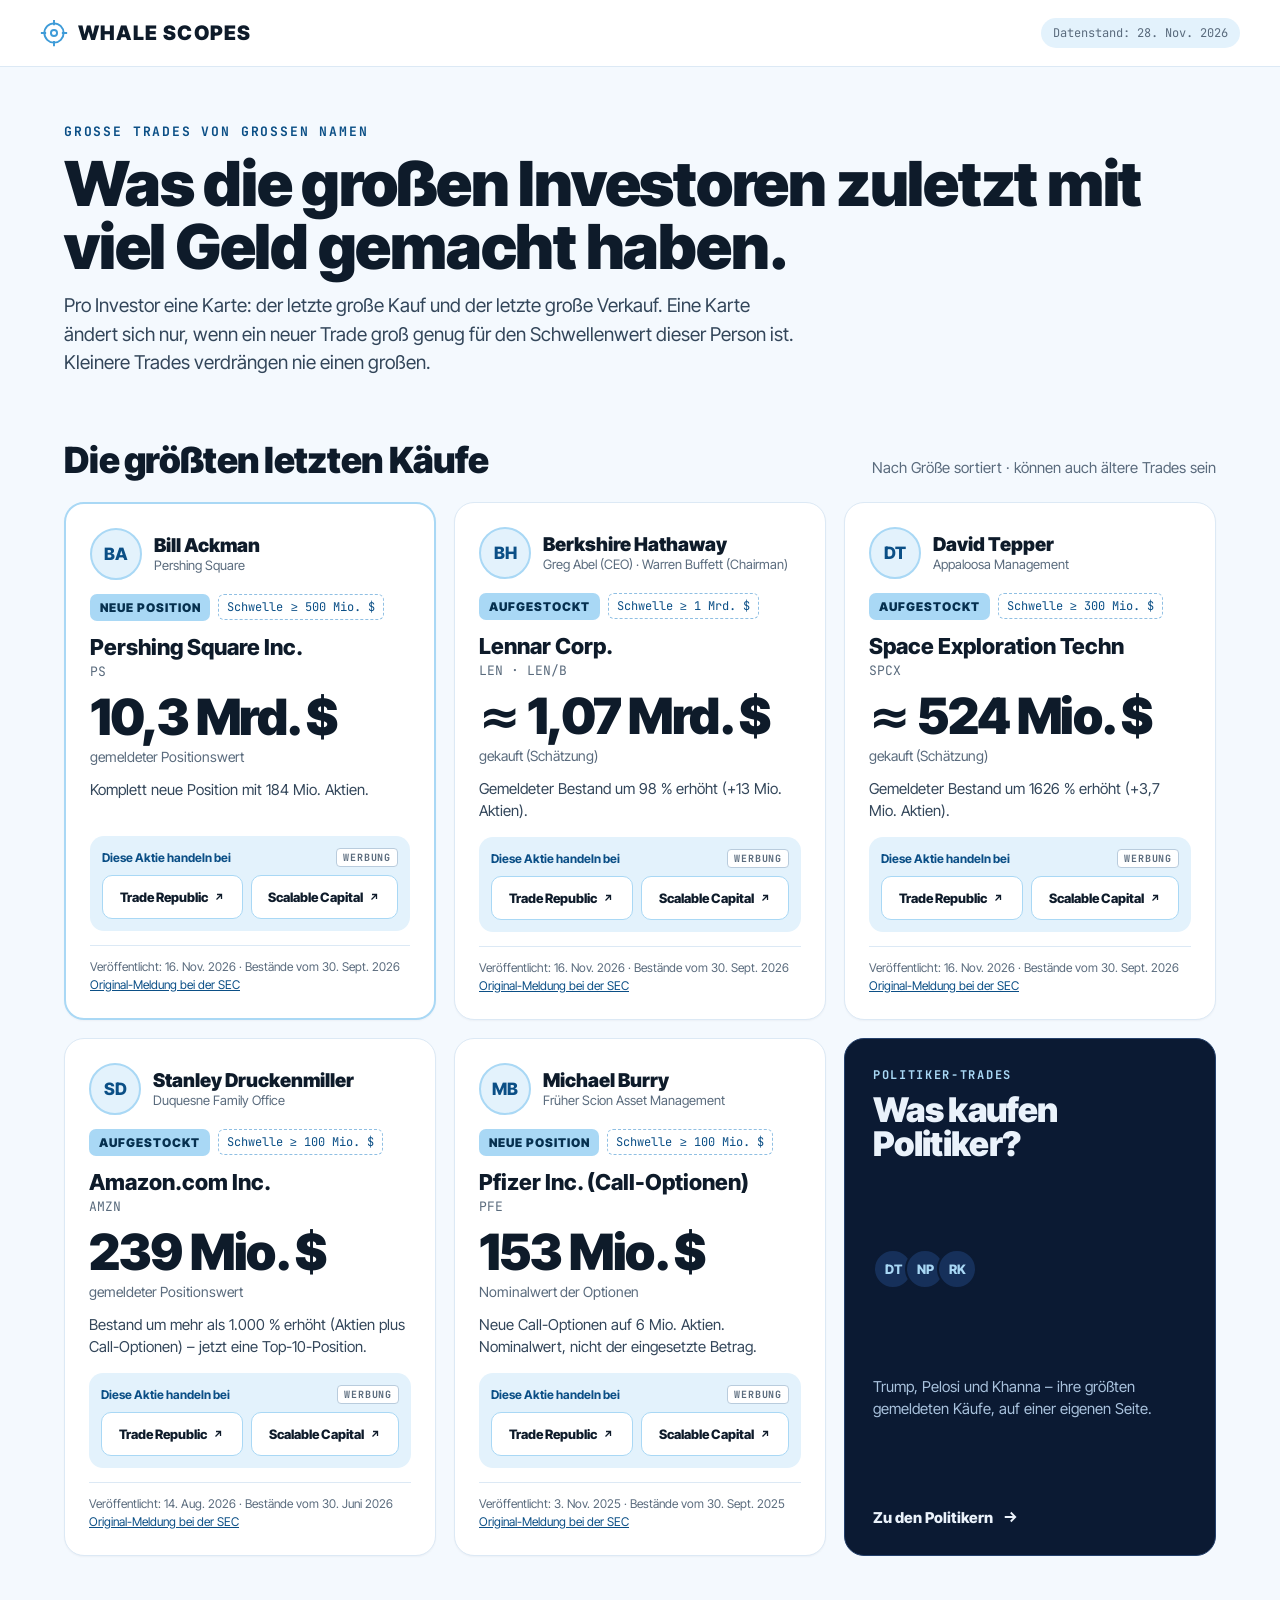
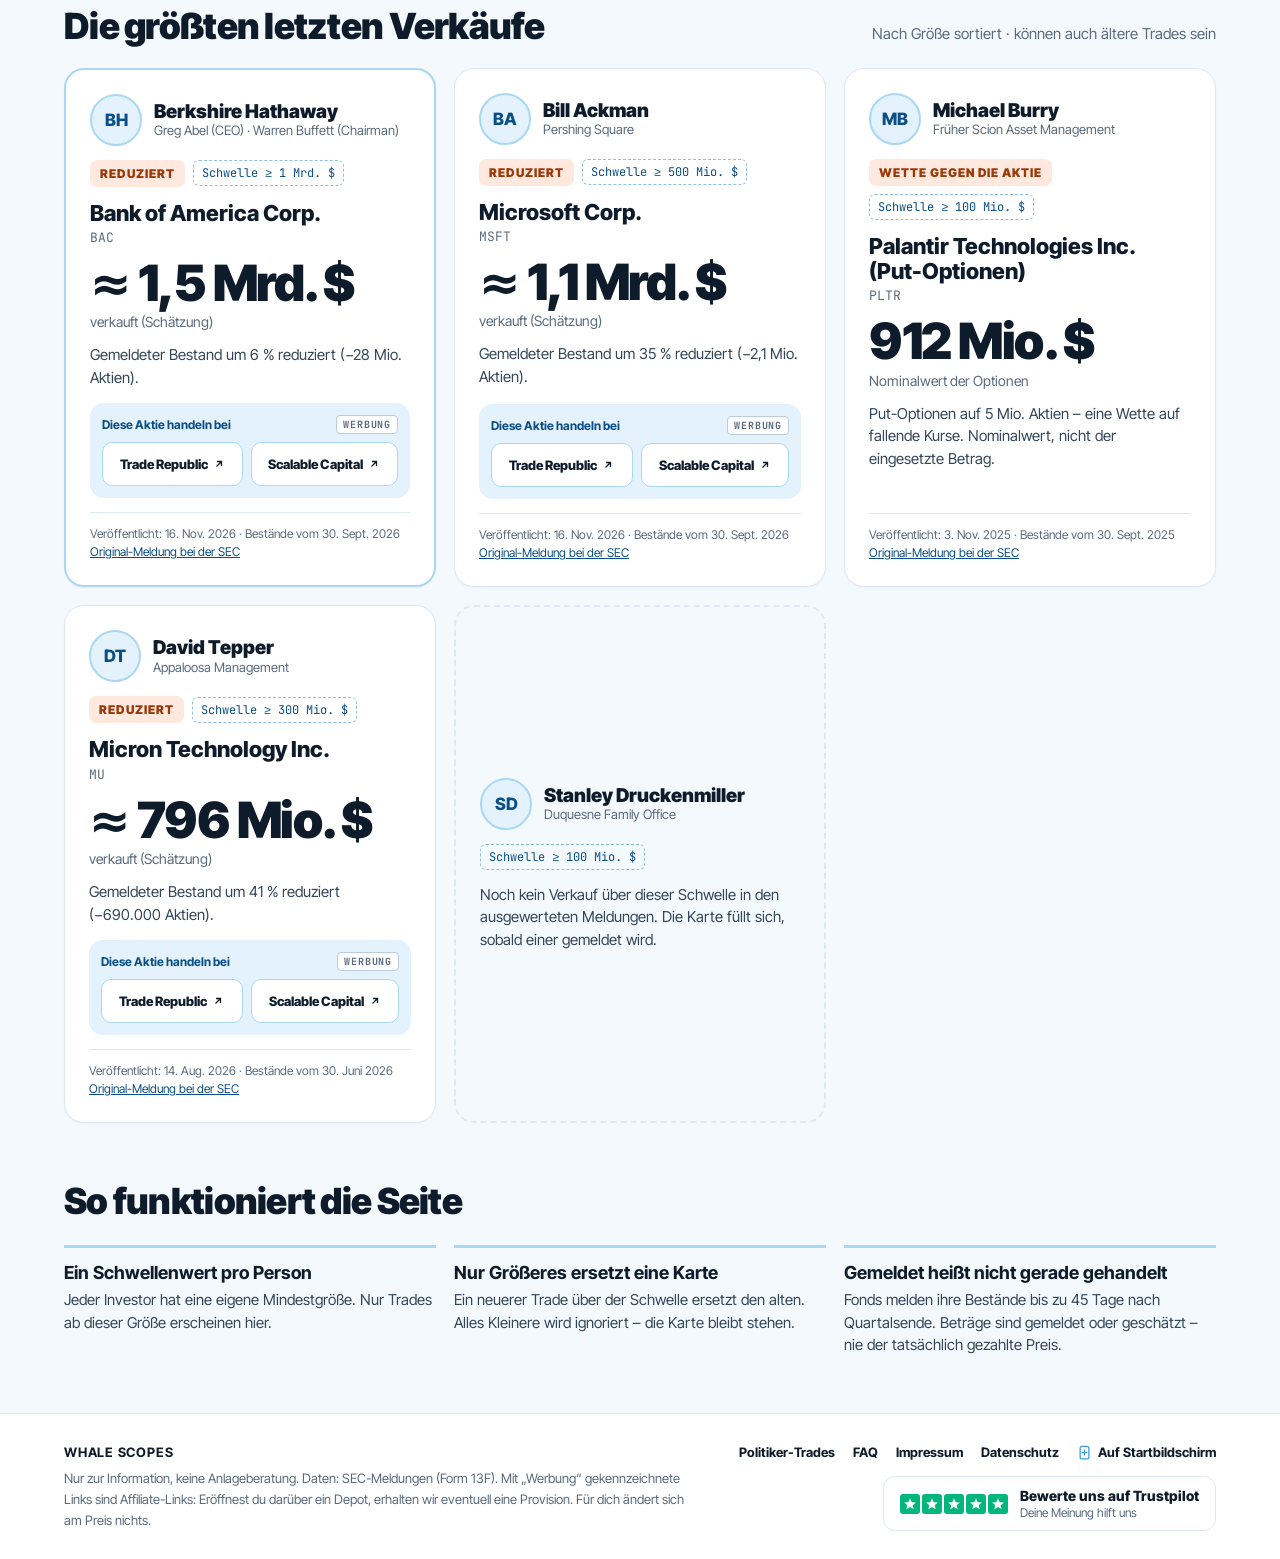
<file: docs/index.html>
<!doctype html>
<html lang="de">
<head>
<meta charset="utf-8">
<meta name="viewport" content="width=device-width, initial-scale=1">
<title>Was kaufen Buffett, Burry &amp; Co.? Aktuelle Trades | Whale Scopes</title>
<meta name="description" content="Die größten Käufe und Verkäufe von Berkshire Hathaway, Bill Ackman, Michael Burry &amp; Co. – täglich aus den offiziellen SEC-Meldungen, einfach erklärt.">
<meta name="theme-color" content="#F4F9FE">
<meta name="trustpilot-one-time-domain-verification-id" content="1cc8e668-2d0d-4c71-b0ce-510bf05b05b6"/>
<meta name="google-site-verification" content="2f5mB1cgoJhLvLpvAKHWydvou3IHcgh0cFilNLKZxQE" />
<link rel="canonical" href="https://whale-scopes.com/">

<!-- Vorschau beim Teilen (WhatsApp, X, LinkedIn …) -->
<meta property="og:type" content="website">
<meta property="og:site_name" content="Whale Scopes">
<meta property="og:locale" content="de_DE">
<meta property="og:url" content="https://whale-scopes.com/">
<meta property="og:title" content="Was kaufen Buffett, Burry &amp; Co.? Aktuelle Trades | Whale Scopes">
<meta property="og:description" content="Die größten Käufe und Verkäufe von Berkshire Hathaway, Bill Ackman, Michael Burry &amp; Co. – täglich aus den offiziellen SEC-Meldungen, einfach erklärt.">
<meta property="og:image" content="https://whale-scopes.com/og-image.png">
<meta property="og:image:width" content="1200">
<meta property="og:image:height" content="630">
<meta property="og:image:alt" content="Whale Scopes – Die großen Trades der großen Investoren">
<meta name="twitter:card" content="summary_large_image">

<link rel="icon" href="favicon.svg" type="image/svg+xml">
<link rel="apple-touch-icon" sizes="180x180" href="apple-touch-icon.png?v=2">
<link rel="manifest" href="manifest.webmanifest?v=2">
<meta name="apple-mobile-web-app-title" content="Whale Scopes">
<link rel="preload" href="fonts/inter-tight-latin-wght-normal.woff2" as="font" type="font/woff2" crossorigin>
<link rel="stylesheet" href="styles.css">
<!-- Besucherstatistik ohne Cookies (Umami, siehe Datenschutzerklärung) -->
<script defer src="https://cloud.umami.is/script.js" data-website-id="475a2504-5ea3-425f-859b-b7cc82db88a3"></script>
<script src="common.js"></script>
<script src="cards.js"></script>

<script type="application/ld+json">
{
  "@context": "https://schema.org",
  "@type": "WebSite",
  "name": "Whale Scopes",
  "url": "https://whale-scopes.com/",
  "inLanguage": "de",
  "description": "Die größten gemeldeten Aktienkäufe und -verkäufe bekannter Investoren und Politiker, verständlich aufbereitet aus offiziellen Meldungen.",
  "publisher": {
    "@type": "Organization",
    "name": "Whale Scopes",
    "url": "https://whale-scopes.com/",
    "logo": "https://whale-scopes.com/apple-touch-icon.png",
    "email": "whalescopes@gmail.com"
  }
}
</script>
</head>
<body>

<header>
  <div class="wrap bar">
    <a class="logo" href="./">
      <svg width="28" height="28" viewBox="0 0 32 32" fill="none" stroke-width="2.2" aria-hidden="true"><circle cx="16" cy="16" r="11"/><circle cx="16" cy="16" r="3.5"/><path d="M16 1v6M16 25v6M1 16h6M25 16h6"/></svg>
      WHALE SCOPES
    </a>
    <span class="status" id="status" role="status"><!-- PRERENDER:status -->Zuletzt geprüft: 28. Nov. 2026<!-- /PRERENDER:status --></span>
  </div>
</header>

<main class="wrap">
  <section class="hero">
    <div class="eyebrow reveal">GROSSE TRADES VON GROSSEN NAMEN</div>
    <h1 class="reveal" style="--delay:80ms">Was die großen Investoren zuletzt mit viel Geld gemacht haben.</h1>
    <p class="lead reveal" style="--delay:160ms">Pro Investor eine Karte: der letzte große Kauf und der letzte große Verkauf. Eine Karte ändert sich nur, wenn ein neuer Trade groß genug für den Schwellenwert dieser Person ist. Kleinere Trades verdrängen nie einen großen.</p>
  </section>

  <section class="moves" aria-labelledby="buys-title">
    <div class="sec-head reveal">
      <h2 id="buys-title">Die größten letzten Käufe</h2>
      <p>Nach Größe sortiert · können auch ältere Trades sein</p>
    </div>
    <div class="grid" id="buys"><!-- PRERENDER:buys -->
    <article class="card reveal top" style="--delay:0ms" aria-label="Bill Ackman kauft Pershing Square Inc.">
      
    <div class="who">
      <div class="avatar" aria-hidden="true">BA</div>
      <div><h3 class="name">Bill Ackman</h3><div class="sub">Pershing Square</div></div>
    </div>
      <div class="row">
        <span class="label buy">NEUE POSITION</span><span class="threshold" title="Nur Trades ab dieser Größe werden angezeigt">Schwelle ≥ 500 Mio. $</span>
      </div>
      <div><div class="company">Pershing Square Inc.</div><div class="ticker">PS</div></div>
      <div><div class="amount">10,3 Mrd. $</div><div class="amount-note">gemeldeter Positionswert</div></div>
      <p class="note">Komplett neue Position mit 184 Mio. Aktien.</p>
      <div class="brokers">
        <div class="brokers-head"><span>Diese Aktie handeln bei</span><span class="ad">WERBUNG</span></div>
        <div class="brokers-row"><a class="broker-btn" href="https://traderepublic.com/de-de" target="_blank" rel="sponsored noopener">Trade Republic
        <svg width="12" height="12" viewBox="0 0 24 24" fill="none" stroke="currentColor" stroke-width="2.6" aria-hidden="true"><path d="M7 17L17 7M8 7h9v9"/></svg></a><a class="broker-btn" href="https://de.scalable.capital/" target="_blank" rel="sponsored noopener">Scalable Capital
        <svg width="12" height="12" viewBox="0 0 24 24" fill="none" stroke="currentColor" stroke-width="2.6" aria-hidden="true"><path d="M7 17L17 7M8 7h9v9"/></svg></a></div>
      </div>
      <div class="meta">Veröffentlicht: 16. Nov. 2026 · Bestände vom 30. Sept. 2026<br>
        <a href="https://www.sec.gov/Archives/edgar/data/2026053/000117266126005427/" target="_blank" rel="noopener">Original-Meldung bei der SEC</a></div>
    </article>
    <article class="card reveal" style="--delay:90ms" aria-label="Berkshire Hathaway kauft Lennar Corp.">
      
    <div class="who">
      <div class="avatar" aria-hidden="true">BH</div>
      <div><h3 class="name">Berkshire Hathaway</h3><div class="sub">Greg Abel (CEO) · Warren Buffett (Chairman)</div></div>
    </div>
      <div class="row">
        <span class="label buy">AUFGESTOCKT</span><span class="threshold" title="Nur Trades ab dieser Größe werden angezeigt">Schwelle ≥ 1 Mrd. $</span>
      </div>
      <div><div class="company">Lennar Corp.</div><div class="ticker">LEN · LEN/B</div></div>
      <div><div class="amount">≈ 1,07 Mrd. $</div><div class="amount-note">gekauft (Schätzung)</div></div>
      <p class="note">Gemeldeter Bestand um 98 % erhöht (+13 Mio. Aktien).</p>
      <div class="brokers">
        <div class="brokers-head"><span>Diese Aktie handeln bei</span><span class="ad">WERBUNG</span></div>
        <div class="brokers-row"><a class="broker-btn" href="https://traderepublic.com/de-de" target="_blank" rel="sponsored noopener">Trade Republic
        <svg width="12" height="12" viewBox="0 0 24 24" fill="none" stroke="currentColor" stroke-width="2.6" aria-hidden="true"><path d="M7 17L17 7M8 7h9v9"/></svg></a><a class="broker-btn" href="https://de.scalable.capital/" target="_blank" rel="sponsored noopener">Scalable Capital
        <svg width="12" height="12" viewBox="0 0 24 24" fill="none" stroke="currentColor" stroke-width="2.6" aria-hidden="true"><path d="M7 17L17 7M8 7h9v9"/></svg></a></div>
      </div>
      <div class="meta">Veröffentlicht: 16. Nov. 2026 · Bestände vom 30. Sept. 2026<br>
        <a href="https://www.sec.gov/Archives/edgar/data/1067983/000119312526463399/" target="_blank" rel="noopener">Original-Meldung bei der SEC</a></div>
    </article>
    <article class="card reveal" style="--delay:180ms" aria-label="David Tepper kauft Space Exploration Techn">
      
    <div class="who">
      <div class="avatar" aria-hidden="true">DT</div>
      <div><h3 class="name">David Tepper</h3><div class="sub">Appaloosa Management</div></div>
    </div>
      <div class="row">
        <span class="label buy">AUFGESTOCKT</span><span class="threshold" title="Nur Trades ab dieser Größe werden angezeigt">Schwelle ≥ 300 Mio. $</span>
      </div>
      <div><div class="company">Space Exploration Techn</div><div class="ticker">SPCX</div></div>
      <div><div class="amount">≈ 524 Mio. $</div><div class="amount-note">gekauft (Schätzung)</div></div>
      <p class="note">Gemeldeter Bestand um 1626 % erhöht (+3,7 Mio. Aktien).</p>
      <div class="brokers">
        <div class="brokers-head"><span>Diese Aktie handeln bei</span><span class="ad">WERBUNG</span></div>
        <div class="brokers-row"><a class="broker-btn" href="https://traderepublic.com/de-de" target="_blank" rel="sponsored noopener">Trade Republic
        <svg width="12" height="12" viewBox="0 0 24 24" fill="none" stroke="currentColor" stroke-width="2.6" aria-hidden="true"><path d="M7 17L17 7M8 7h9v9"/></svg></a><a class="broker-btn" href="https://de.scalable.capital/" target="_blank" rel="sponsored noopener">Scalable Capital
        <svg width="12" height="12" viewBox="0 0 24 24" fill="none" stroke="currentColor" stroke-width="2.6" aria-hidden="true"><path d="M7 17L17 7M8 7h9v9"/></svg></a></div>
      </div>
      <div class="meta">Veröffentlicht: 16. Nov. 2026 · Bestände vom 30. Sept. 2026<br>
        <a href="https://www.sec.gov/Archives/edgar/data/1656456/000165645626000004/" target="_blank" rel="noopener">Original-Meldung bei der SEC</a></div>
    </article>
    <article class="card reveal" style="--delay:0ms" aria-label="Stanley Druckenmiller kauft Amazon.com Inc.">
      
    <div class="who">
      <div class="avatar" aria-hidden="true">SD</div>
      <div><h3 class="name">Stanley Druckenmiller</h3><div class="sub">Duquesne Family Office</div></div>
    </div>
      <div class="row">
        <span class="label buy">AUFGESTOCKT</span><span class="threshold" title="Nur Trades ab dieser Größe werden angezeigt">Schwelle ≥ 100 Mio. $</span>
      </div>
      <div><div class="company">Amazon.com Inc.</div><div class="ticker">AMZN</div></div>
      <div><div class="amount">239 Mio. $</div><div class="amount-note">gemeldeter Positionswert</div></div>
      <p class="note">Bestand um mehr als 1.000 % erhöht (Aktien plus Call-Optionen) – jetzt eine Top-10-Position.</p>
      <div class="brokers">
        <div class="brokers-head"><span>Diese Aktie handeln bei</span><span class="ad">WERBUNG</span></div>
        <div class="brokers-row"><a class="broker-btn" href="https://traderepublic.com/de-de" target="_blank" rel="sponsored noopener">Trade Republic
        <svg width="12" height="12" viewBox="0 0 24 24" fill="none" stroke="currentColor" stroke-width="2.6" aria-hidden="true"><path d="M7 17L17 7M8 7h9v9"/></svg></a><a class="broker-btn" href="https://de.scalable.capital/" target="_blank" rel="sponsored noopener">Scalable Capital
        <svg width="12" height="12" viewBox="0 0 24 24" fill="none" stroke="currentColor" stroke-width="2.6" aria-hidden="true"><path d="M7 17L17 7M8 7h9v9"/></svg></a></div>
      </div>
      <div class="meta">Veröffentlicht: 14. Aug. 2026 · Bestände vom 30. Juni 2026<br>
        <a href="https://www.sec.gov/cgi-bin/browse-edgar?action=getcompany&amp;type=13F-HR&amp;CIK=0001536411" target="_blank" rel="noopener">Original-Meldung bei der SEC</a></div>
    </article>
    <article class="card reveal" style="--delay:90ms" aria-label="Michael Burry kauft Pfizer Inc. (Call-Optionen)">
      
    <div class="who">
      <div class="avatar" aria-hidden="true">MB</div>
      <div><h3 class="name">Michael Burry</h3><div class="sub">Früher Scion Asset Management</div></div>
    </div>
      <div class="row">
        <span class="label buy">NEUE POSITION</span><span class="threshold" title="Nur Trades ab dieser Größe werden angezeigt">Schwelle ≥ 100 Mio. $</span>
      </div>
      <div><div class="company">Pfizer Inc. (Call-Optionen)</div><div class="ticker">PFE</div></div>
      <div><div class="amount">153 Mio. $</div><div class="amount-note">Nominalwert der Optionen</div></div>
      <p class="note">Neue Call-Optionen auf 6 Mio. Aktien. Nominalwert, nicht der eingesetzte Betrag.</p>
      <div class="brokers">
        <div class="brokers-head"><span>Diese Aktie handeln bei</span><span class="ad">WERBUNG</span></div>
        <div class="brokers-row"><a class="broker-btn" href="https://traderepublic.com/de-de" target="_blank" rel="sponsored noopener">Trade Republic
        <svg width="12" height="12" viewBox="0 0 24 24" fill="none" stroke="currentColor" stroke-width="2.6" aria-hidden="true"><path d="M7 17L17 7M8 7h9v9"/></svg></a><a class="broker-btn" href="https://de.scalable.capital/" target="_blank" rel="sponsored noopener">Scalable Capital
        <svg width="12" height="12" viewBox="0 0 24 24" fill="none" stroke="currentColor" stroke-width="2.6" aria-hidden="true"><path d="M7 17L17 7M8 7h9v9"/></svg></a></div>
      </div>
      <div class="meta">Veröffentlicht: 3. Nov. 2025 · Bestände vom 30. Sept. 2025<br>
        <a href="https://www.sec.gov/Archives/edgar/data/1649339/000164933925000007/" target="_blank" rel="noopener">Original-Meldung bei der SEC</a></div>
    </article>
    <a class="gate reveal" href="politiker.html" style="--delay:180ms">
      <div>
        <div class="gate-kicker">POLITIKER-TRADES</div>
        <div class="gate-title" style="margin-top:10px">Was kaufen Politiker?</div>
      </div>
      <div class="gate-avatars" aria-hidden="true"><span>DT</span><span>NP</span><span>RK</span></div>
      <div class="gate-text">Trump, Pelosi und Khanna – ihre größten gemeldeten Käufe, auf einer eigenen Seite.</div>
      <div class="gate-cta">Zu den Politikern
        <svg width="18" height="18" viewBox="0 0 24 24" fill="none" stroke="currentColor" stroke-width="2.4" aria-hidden="true"><path d="M5 12h14M13 6l6 6-6 6"/></svg></div>
    </a><!-- /PRERENDER:buys --></div>
  </section>

  <section class="moves" aria-labelledby="sells-title">
    <div class="sec-head reveal">
      <h2 id="sells-title">Die größten letzten Verkäufe</h2>
      <p>Nach Größe sortiert · können auch ältere Trades sein</p>
    </div>
    <div class="grid" id="sells"><!-- PRERENDER:sells -->
    <article class="card reveal top" style="--delay:0ms" aria-label="Berkshire Hathaway verkauft Bank of America Corp.">
      
    <div class="who">
      <div class="avatar" aria-hidden="true">BH</div>
      <div><h3 class="name">Berkshire Hathaway</h3><div class="sub">Greg Abel (CEO) · Warren Buffett (Chairman)</div></div>
    </div>
      <div class="row">
        <span class="label sell">REDUZIERT</span><span class="threshold" title="Nur Trades ab dieser Größe werden angezeigt">Schwelle ≥ 1 Mrd. $</span>
      </div>
      <div><div class="company">Bank of America Corp.</div><div class="ticker">BAC</div></div>
      <div><div class="amount">≈ 1,5 Mrd. $</div><div class="amount-note">verkauft (Schätzung)</div></div>
      <p class="note">Gemeldeter Bestand um 6 % reduziert (−28 Mio. Aktien).</p>
      <div class="brokers">
        <div class="brokers-head"><span>Diese Aktie handeln bei</span><span class="ad">WERBUNG</span></div>
        <div class="brokers-row"><a class="broker-btn" href="https://traderepublic.com/de-de" target="_blank" rel="sponsored noopener">Trade Republic
        <svg width="12" height="12" viewBox="0 0 24 24" fill="none" stroke="currentColor" stroke-width="2.6" aria-hidden="true"><path d="M7 17L17 7M8 7h9v9"/></svg></a><a class="broker-btn" href="https://de.scalable.capital/" target="_blank" rel="sponsored noopener">Scalable Capital
        <svg width="12" height="12" viewBox="0 0 24 24" fill="none" stroke="currentColor" stroke-width="2.6" aria-hidden="true"><path d="M7 17L17 7M8 7h9v9"/></svg></a></div>
      </div>
      <div class="meta">Veröffentlicht: 16. Nov. 2026 · Bestände vom 30. Sept. 2026<br>
        <a href="https://www.sec.gov/Archives/edgar/data/1067983/000119312526463399/" target="_blank" rel="noopener">Original-Meldung bei der SEC</a></div>
    </article>
    <article class="card reveal" style="--delay:90ms" aria-label="Bill Ackman verkauft Microsoft Corp.">
      
    <div class="who">
      <div class="avatar" aria-hidden="true">BA</div>
      <div><h3 class="name">Bill Ackman</h3><div class="sub">Pershing Square</div></div>
    </div>
      <div class="row">
        <span class="label sell">REDUZIERT</span><span class="threshold" title="Nur Trades ab dieser Größe werden angezeigt">Schwelle ≥ 500 Mio. $</span>
      </div>
      <div><div class="company">Microsoft Corp.</div><div class="ticker">MSFT</div></div>
      <div><div class="amount">≈ 1,1 Mrd. $</div><div class="amount-note">verkauft (Schätzung)</div></div>
      <p class="note">Gemeldeter Bestand um 35 % reduziert (−2,1 Mio. Aktien).</p>
      <div class="brokers">
        <div class="brokers-head"><span>Diese Aktie handeln bei</span><span class="ad">WERBUNG</span></div>
        <div class="brokers-row"><a class="broker-btn" href="https://traderepublic.com/de-de" target="_blank" rel="sponsored noopener">Trade Republic
        <svg width="12" height="12" viewBox="0 0 24 24" fill="none" stroke="currentColor" stroke-width="2.6" aria-hidden="true"><path d="M7 17L17 7M8 7h9v9"/></svg></a><a class="broker-btn" href="https://de.scalable.capital/" target="_blank" rel="sponsored noopener">Scalable Capital
        <svg width="12" height="12" viewBox="0 0 24 24" fill="none" stroke="currentColor" stroke-width="2.6" aria-hidden="true"><path d="M7 17L17 7M8 7h9v9"/></svg></a></div>
      </div>
      <div class="meta">Veröffentlicht: 16. Nov. 2026 · Bestände vom 30. Sept. 2026<br>
        <a href="https://www.sec.gov/Archives/edgar/data/2026053/000117266126005427/" target="_blank" rel="noopener">Original-Meldung bei der SEC</a></div>
    </article>
    <article class="card reveal" style="--delay:180ms" aria-label="Michael Burry verkauft Palantir Technologies Inc. (Put-Optionen)">
      
    <div class="who">
      <div class="avatar" aria-hidden="true">MB</div>
      <div><h3 class="name">Michael Burry</h3><div class="sub">Früher Scion Asset Management</div></div>
    </div>
      <div class="row">
        <span class="label sell">WETTE GEGEN DIE AKTIE</span><span class="threshold" title="Nur Trades ab dieser Größe werden angezeigt">Schwelle ≥ 100 Mio. $</span>
      </div>
      <div><div class="company">Palantir Technologies Inc. (Put-Optionen)</div><div class="ticker">PLTR</div></div>
      <div><div class="amount">912 Mio. $</div><div class="amount-note">Nominalwert der Optionen</div></div>
      <p class="note">Put-Optionen auf 5 Mio. Aktien – eine Wette auf fallende Kurse. Nominalwert, nicht der eingesetzte Betrag.</p>
      
      <div class="meta">Veröffentlicht: 3. Nov. 2025 · Bestände vom 30. Sept. 2025<br>
        <a href="https://www.sec.gov/Archives/edgar/data/1649339/000164933925000007/" target="_blank" rel="noopener">Original-Meldung bei der SEC</a></div>
    </article>
    <article class="card reveal" style="--delay:0ms" aria-label="David Tepper verkauft Micron Technology Inc.">
      
    <div class="who">
      <div class="avatar" aria-hidden="true">DT</div>
      <div><h3 class="name">David Tepper</h3><div class="sub">Appaloosa Management</div></div>
    </div>
      <div class="row">
        <span class="label sell">REDUZIERT</span><span class="threshold" title="Nur Trades ab dieser Größe werden angezeigt">Schwelle ≥ 300 Mio. $</span>
      </div>
      <div><div class="company">Micron Technology Inc.</div><div class="ticker">MU</div></div>
      <div><div class="amount">≈ 796 Mio. $</div><div class="amount-note">verkauft (Schätzung)</div></div>
      <p class="note">Gemeldeter Bestand um 41 % reduziert (−690.000 Aktien).</p>
      <div class="brokers">
        <div class="brokers-head"><span>Diese Aktie handeln bei</span><span class="ad">WERBUNG</span></div>
        <div class="brokers-row"><a class="broker-btn" href="https://traderepublic.com/de-de" target="_blank" rel="sponsored noopener">Trade Republic
        <svg width="12" height="12" viewBox="0 0 24 24" fill="none" stroke="currentColor" stroke-width="2.6" aria-hidden="true"><path d="M7 17L17 7M8 7h9v9"/></svg></a><a class="broker-btn" href="https://de.scalable.capital/" target="_blank" rel="sponsored noopener">Scalable Capital
        <svg width="12" height="12" viewBox="0 0 24 24" fill="none" stroke="currentColor" stroke-width="2.6" aria-hidden="true"><path d="M7 17L17 7M8 7h9v9"/></svg></a></div>
      </div>
      <div class="meta">Veröffentlicht: 14. Aug. 2026 · Bestände vom 30. Juni 2026<br>
        <a href="https://www.sec.gov/Archives/edgar/data/1656456/000165645626000003/" target="_blank" rel="noopener">Original-Meldung bei der SEC</a></div>
    </article><article class="card empty reveal" style="--delay:90ms">
    <div class="who">
      <div class="avatar" aria-hidden="true">SD</div>
      <div><h3 class="name">Stanley Druckenmiller</h3><div class="sub">Duquesne Family Office</div></div>
    </div><div class="row"><span class="threshold" title="Nur Trades ab dieser Größe werden angezeigt">Schwelle ≥ 100 Mio. $</span></div>
      <p class="note">Noch kein Verkauf über dieser Schwelle in den ausgewerteten Meldungen. Die Karte füllt sich, sobald einer gemeldet wird.</p></article><!-- /PRERENDER:sells --></div>
  </section>

  <section class="how" aria-labelledby="how-title">
    <h2 id="how-title" class="reveal" style="margin-bottom:22px">So funktioniert die Seite</h2>
    <div class="how-grid">
      <div class="reveal"><strong>Ein Schwellenwert pro Person</strong><span>Jeder Investor hat eine eigene Mindestgröße. Nur Trades ab dieser Größe erscheinen hier.</span></div>
      <div class="reveal" style="--delay:100ms"><strong>Nur Größeres ersetzt eine Karte</strong><span>Ein neuerer Trade über der Schwelle ersetzt den alten. Alles Kleinere wird ignoriert – die Karte bleibt stehen.</span></div>
      <div class="reveal" style="--delay:200ms"><strong>Gemeldet heißt nicht gerade gehandelt</strong><span>Fonds melden ihre Bestände bis zu 45 Tage nach Quartalsende. Beträge sind gemeldet oder geschätzt – nie der tatsächlich gezahlte Preis.</span></div>
    </div>
  </section>
</main>

<footer>
  <div class="wrap foot-inner">
    <div>
      <strong style="color:var(--text);letter-spacing:.06em">WHALE SCOPES</strong>
      <p class="disclaimer" style="margin:6px 0 0">Nur zur Information, keine Anlageberatung. Daten: SEC-Meldungen (Form 13F). Mit „Werbung“ gekennzeichnete Links sind Affiliate-Links: Eröffnest du darüber ein Depot, erhalten wir eventuell eine Provision. Für dich ändert sich am Preis nichts.</p>
    </div>
    <div class="foot-right">
      <button type="button" class="pin-card" data-umami-event="startbildschirm" hidden>
        <img src="icon-192.png?v=2" alt="" width="46" height="46">
        <span class="pin-card-text"><strong>Whale Scopes als App</strong><small>Immer auf dem neuesten Stand</small></span>
        <span class="pin-card-cta">Hinzufügen</span>
      </button>
      <nav class="foot-links" aria-label="Rechtliches">
      <a href="politiker.html">Politiker-Trades</a>
      <a href="faq.html">FAQ</a>
      <a href="impressum.html">Impressum</a>
      <a href="datenschutz.html">Datenschutz</a>
      <button type="button" id="pin-btn" class="pin-btn" data-umami-event="startbildschirm" hidden><svg viewBox="0 0 24 24" aria-hidden="true"><rect x="5" y="2" width="14" height="20" rx="3"/><path d="M12 8v8M8 12h8"/></svg>Auf Startbildschirm</button>
    </nav>
      <p id="pin-hint" class="pin-hint" role="status" hidden></p>
      <a class="tp-badge" href="https://de.trustpilot.com/review/whale-scopes.com" target="_blank" rel="noopener">
        <span class="tp-stars" aria-hidden="true"><svg viewBox="0 0 24 24"><path d="M12 2l2.9 6.9 7.1.6-5.4 4.7 1.7 7-6.3-3.9-6.3 3.9 1.7-7L2 9.5l7.1-.6z"/></svg><svg viewBox="0 0 24 24"><path d="M12 2l2.9 6.9 7.1.6-5.4 4.7 1.7 7-6.3-3.9-6.3 3.9 1.7-7L2 9.5l7.1-.6z"/></svg><svg viewBox="0 0 24 24"><path d="M12 2l2.9 6.9 7.1.6-5.4 4.7 1.7 7-6.3-3.9-6.3 3.9 1.7-7L2 9.5l7.1-.6z"/></svg><svg viewBox="0 0 24 24"><path d="M12 2l2.9 6.9 7.1.6-5.4 4.7 1.7 7-6.3-3.9-6.3 3.9 1.7-7L2 9.5l7.1-.6z"/></svg><svg viewBox="0 0 24 24"><path d="M12 2l2.9 6.9 7.1.6-5.4 4.7 1.7 7-6.3-3.9-6.3 3.9 1.7-7L2 9.5l7.1-.6z"/></svg></span>
        <span class="tp-text"><strong>Bewerte uns auf Trustpilot</strong><small>Deine Meinung hilft uns</small></span>
      </a>
    </div>
  </div>
</footer>

<script>
/* =====================================================================
   Investoren-Seite. Die Karten stehen schon fertig im HTML (täglich vom
   Prerender-Skript geschrieben, gut für Google). Im Browser werden sie
   zusätzlich frisch aus trades.json und brokers.json gebaut.
   ===================================================================== */
const RELOAD_MINUTES = 60;
let rendered = false;

async function update() {
  let data, brokers;
  try { data = await WS.getJson('trades.json'); brokers = await WS.getJson('brokers.json'); }
  catch (e) { WS.reveal(); return; } // ohne Daten-Dateien bleiben die fertigen Karten stehen

  document.getElementById('buys').innerHTML = WSCards.investorSide(data, brokers, 'buy');
  document.getElementById('sells').innerHTML = WSCards.investorSide(data, brokers, 'sell');
  document.getElementById('status').textContent = WSCards.investorStatus(data);
  // nur beim ersten Mal sanft einblenden, spätere Aktualisierungen ohne Animation
  if (rendered) document.querySelectorAll('#buys .reveal, #sells .reveal').forEach(e => e.classList.add('in'));
  rendered = true;
  WS.reveal();
}

update();
setInterval(update, RELOAD_MINUTES * 60 * 1000);
</script>
<script src="pin.js" defer></script>
</body>
</html>
</file>
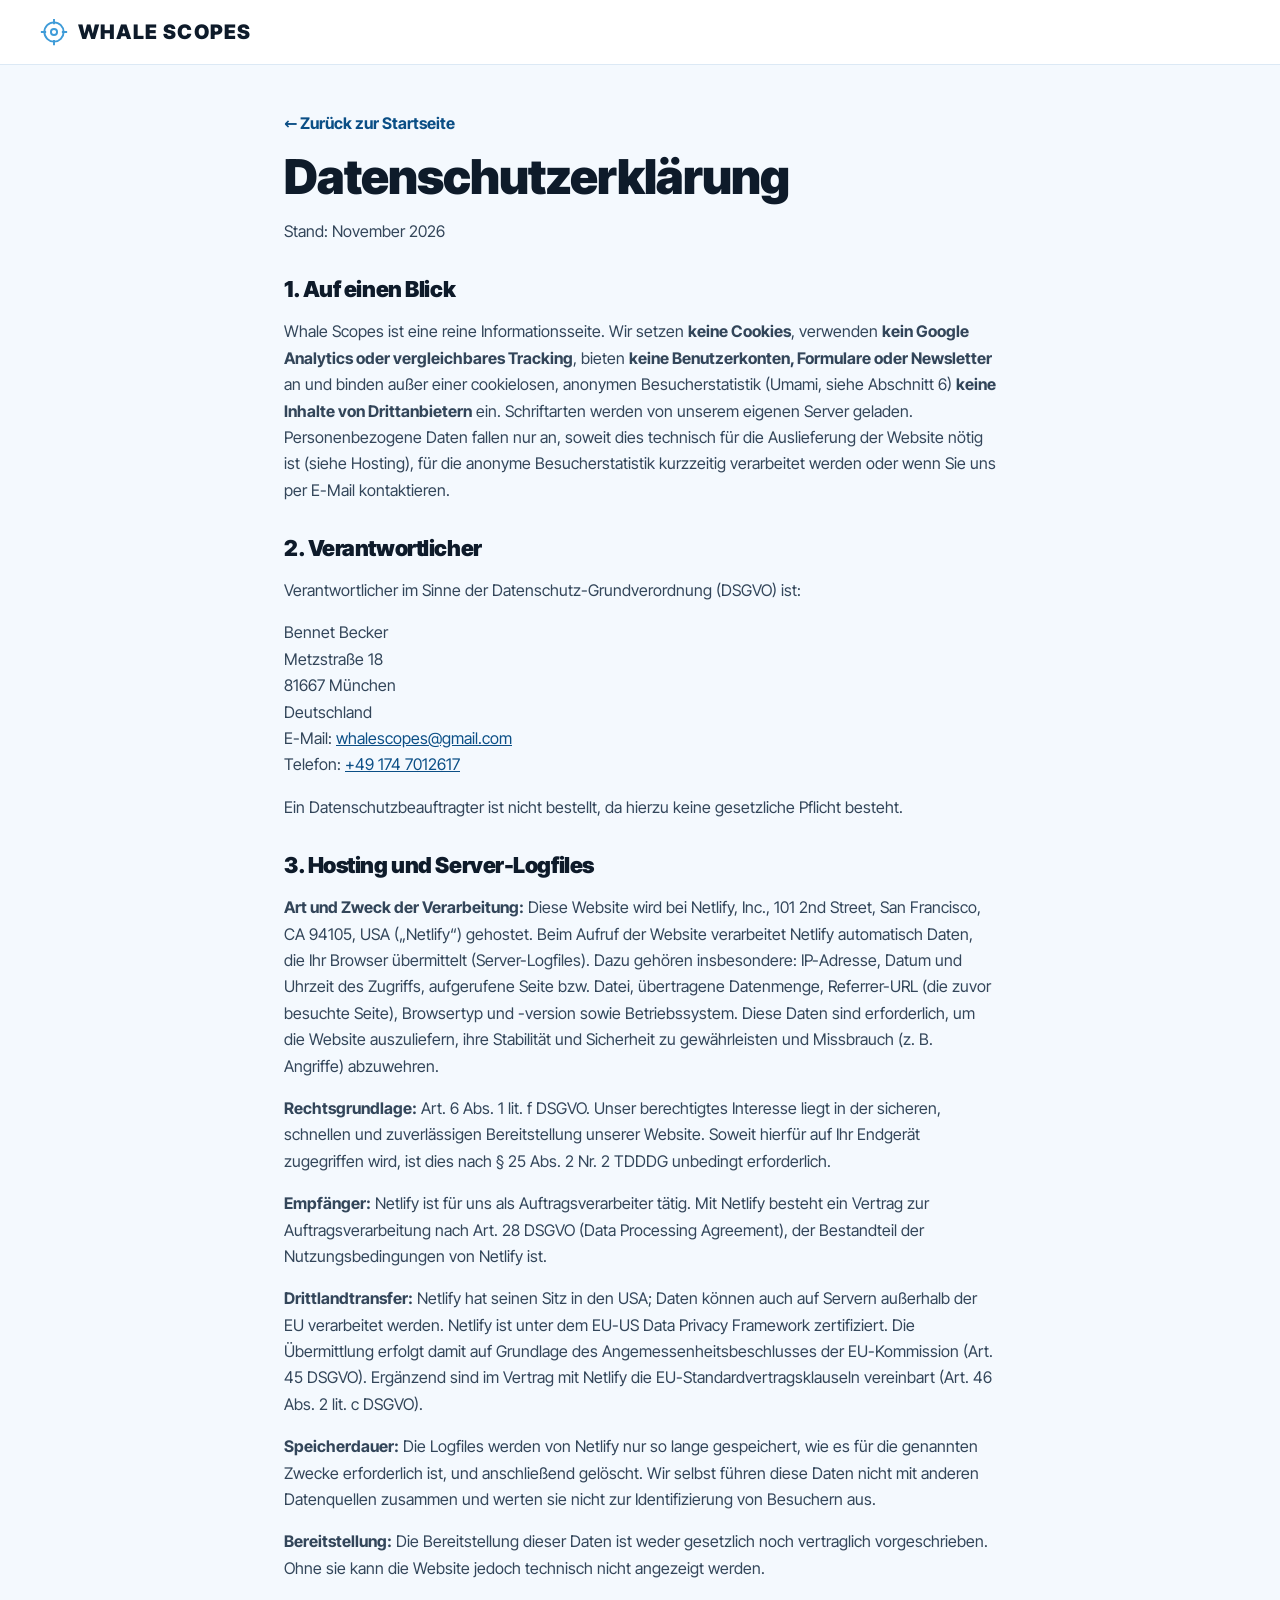
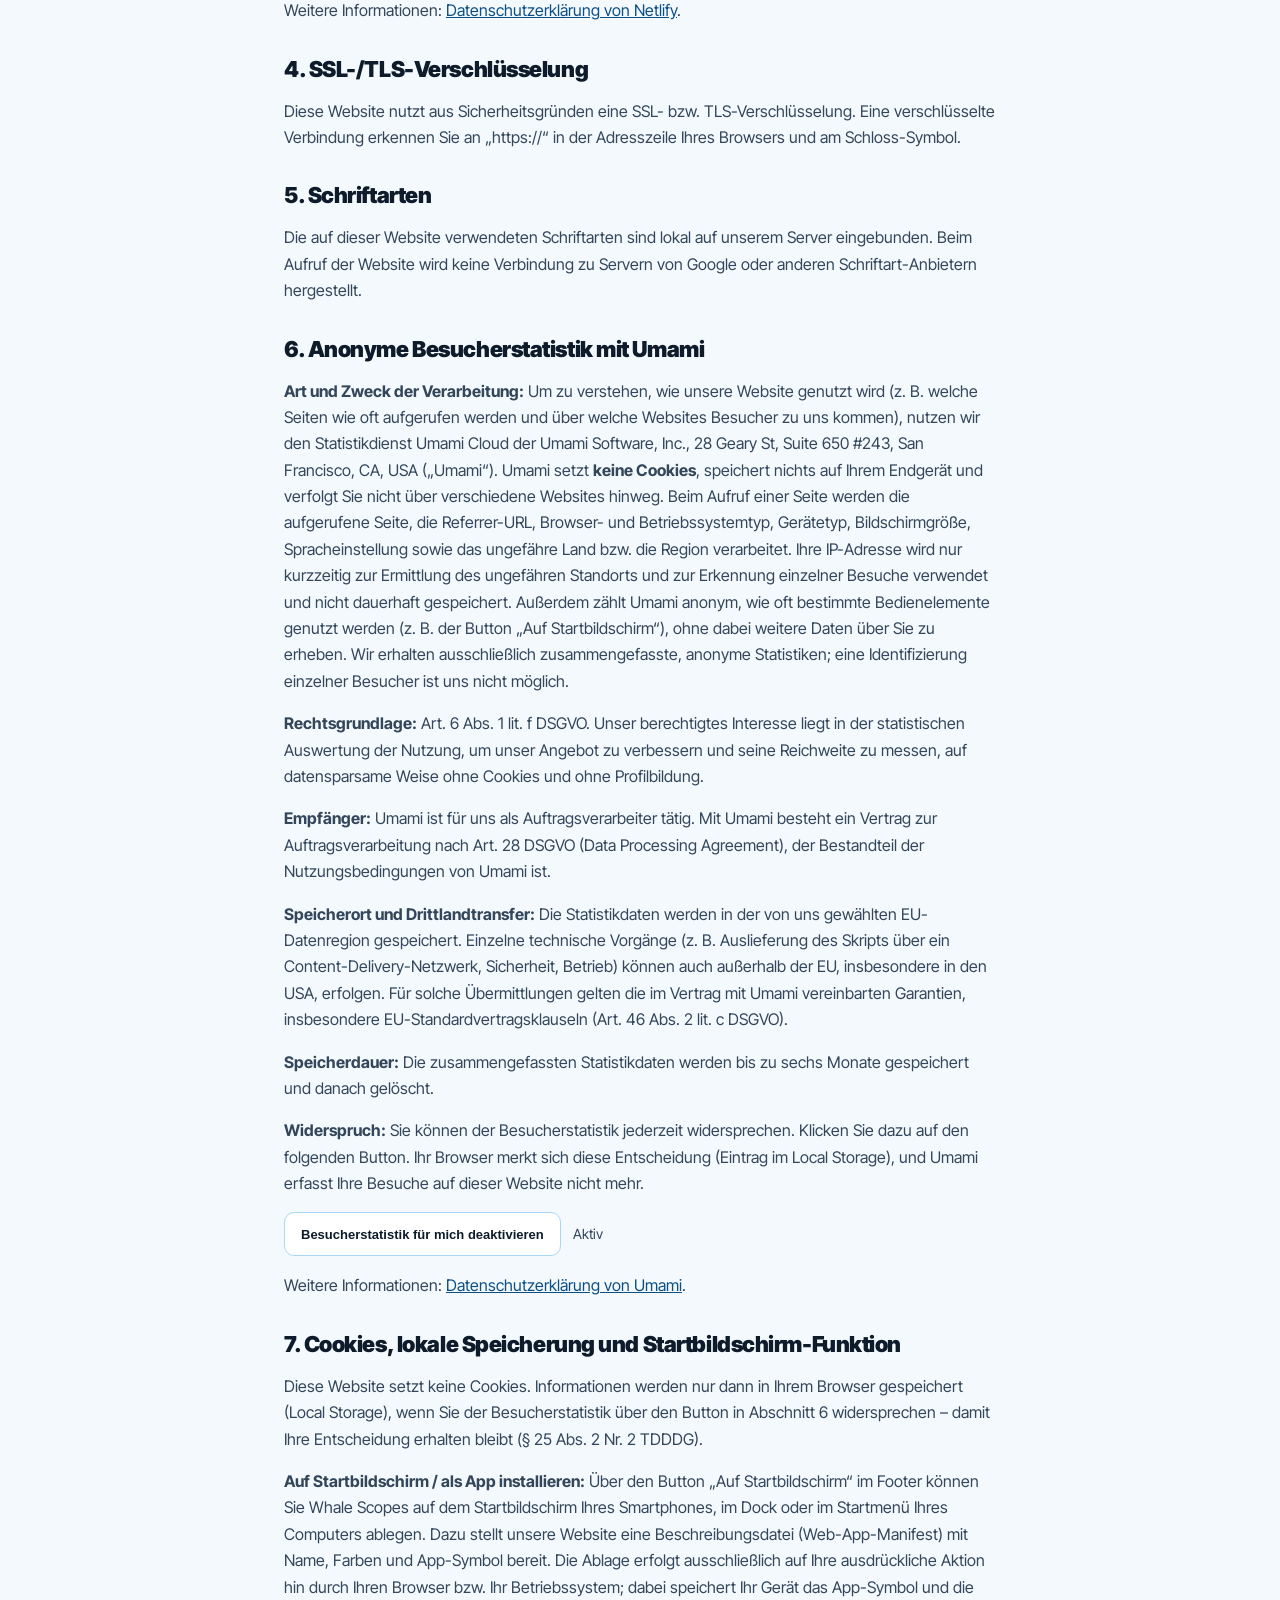
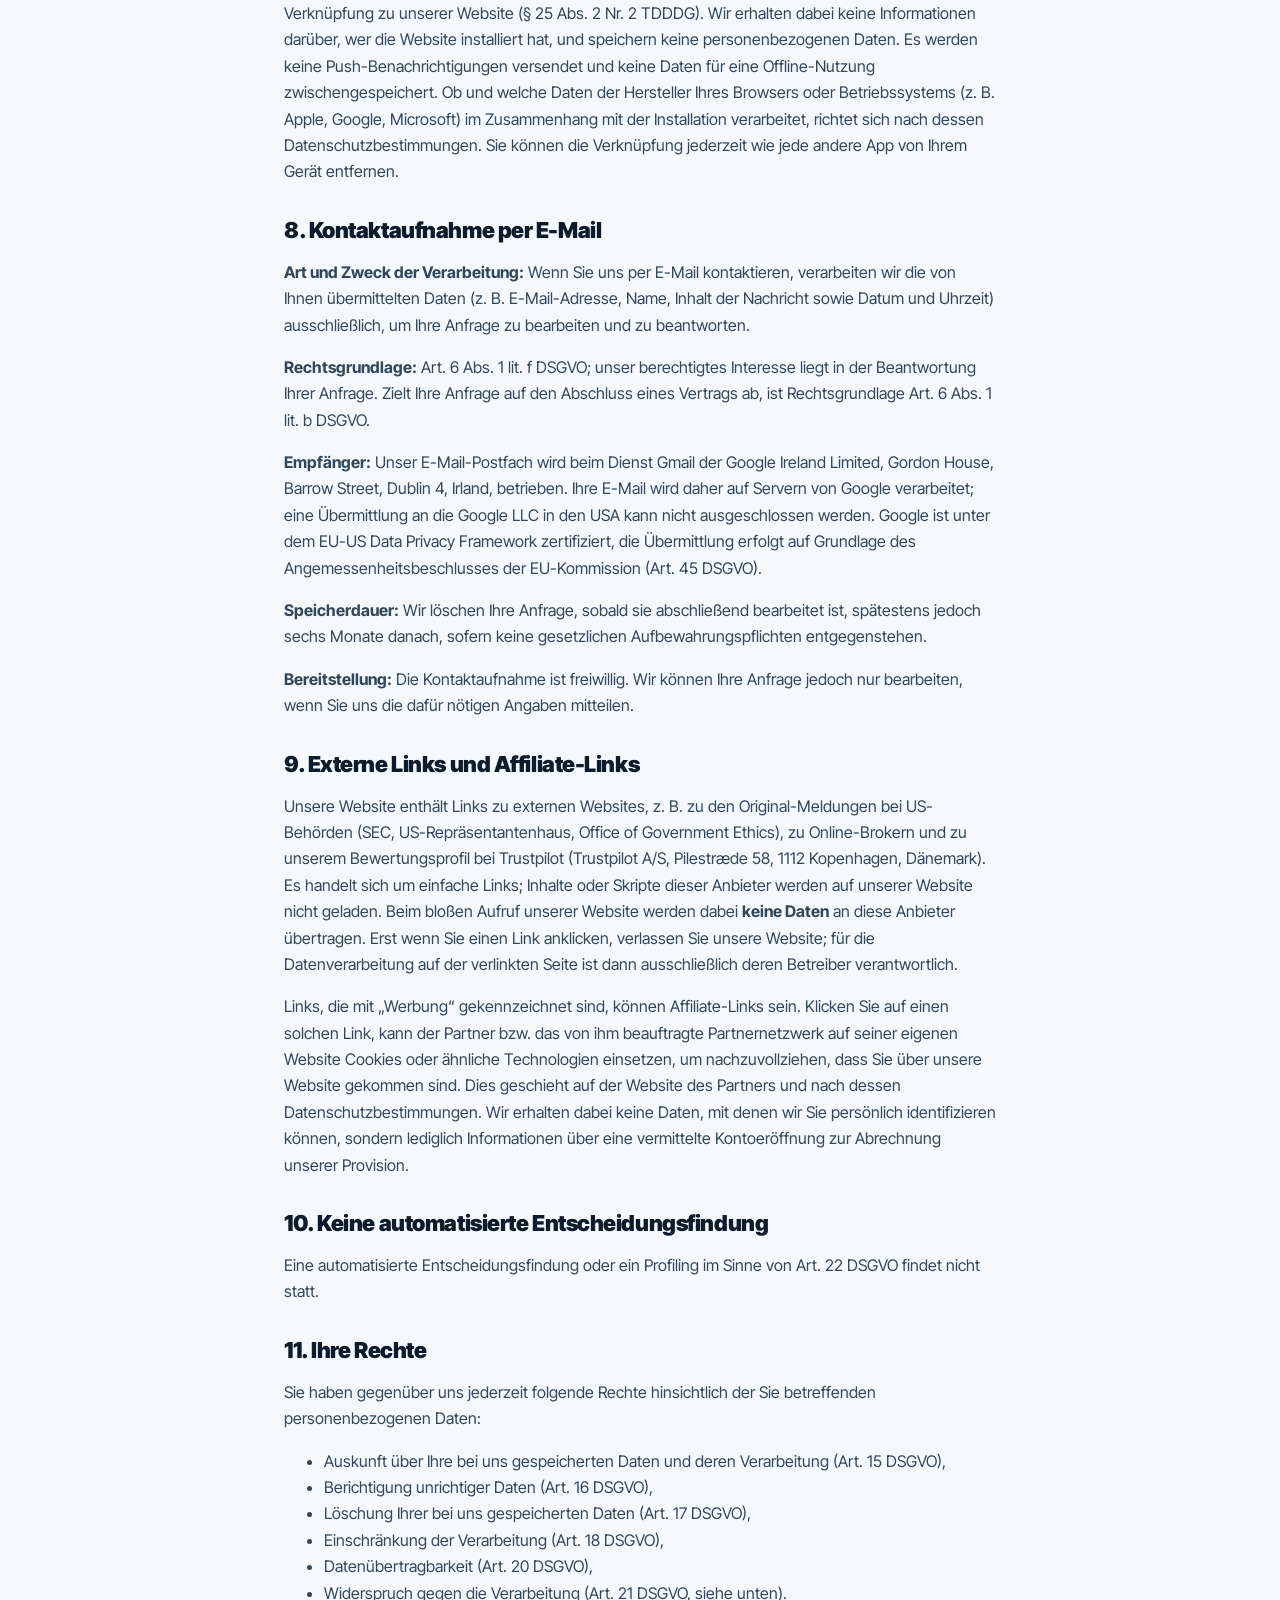
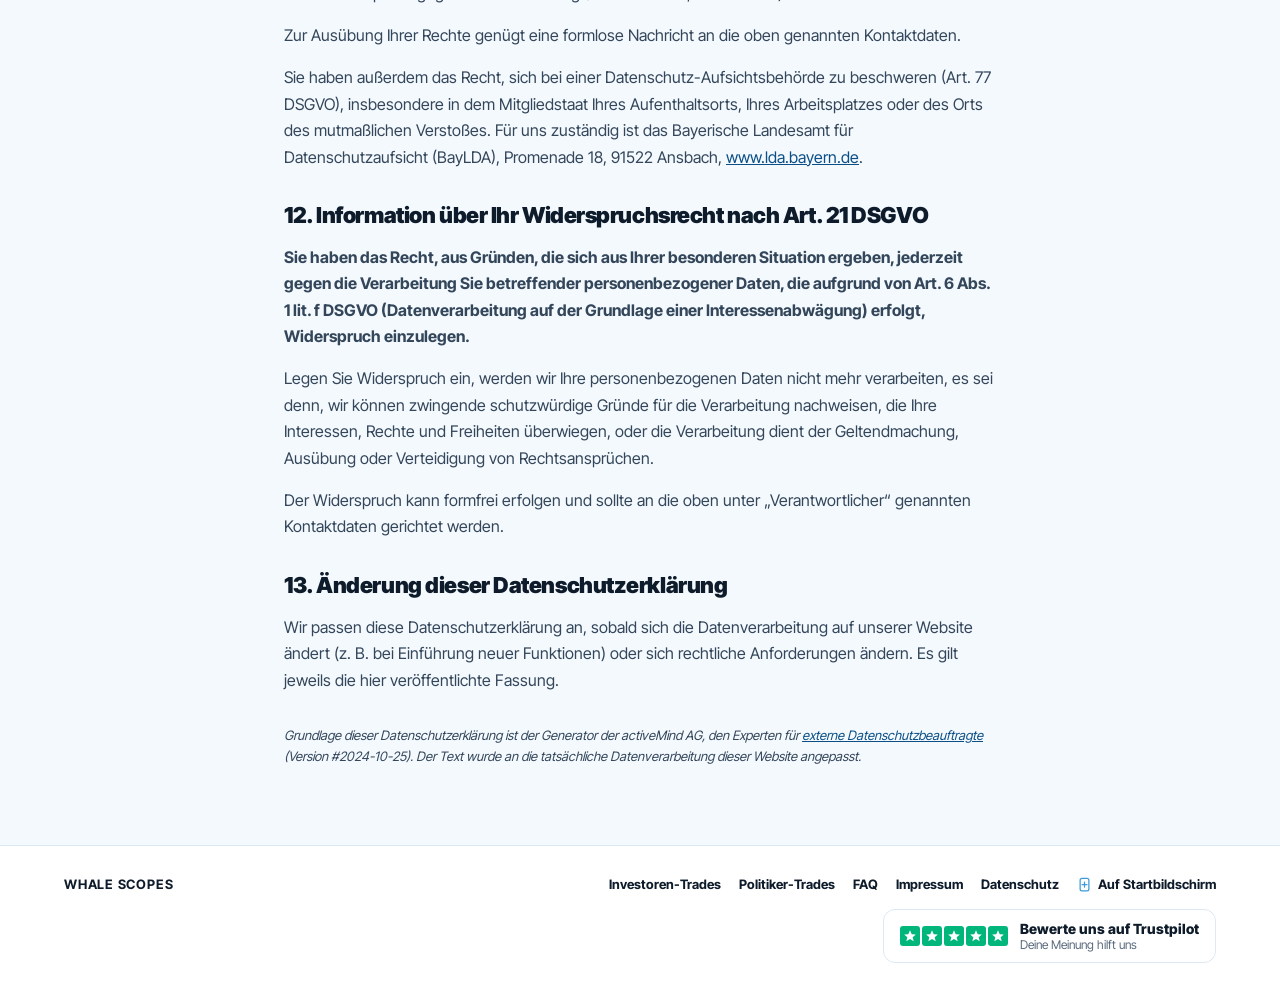
<file: docs/datenschutz.html>
<!doctype html>
<html lang="de">
<head>
<meta charset="utf-8">
<meta name="viewport" content="width=device-width, initial-scale=1">
<title>Datenschutz – Whale Scopes</title>
<meta name="robots" content="noindex">
<link rel="icon" href="favicon.svg" type="image/svg+xml">
<link rel="apple-touch-icon" sizes="180x180" href="apple-touch-icon.png?v=2">
<link rel="manifest" href="manifest.webmanifest?v=2">
<meta name="apple-mobile-web-app-title" content="Whale Scopes">
<link rel="stylesheet" href="styles.css">
<!-- Besucherstatistik ohne Cookies (Umami, siehe Datenschutzerklärung) -->
<script defer src="https://cloud.umami.is/script.js" data-website-id="475a2504-5ea3-425f-859b-b7cc82db88a3"></script>
<script type="application/ld+json">
{
  "@context": "https://schema.org",
  "@type": "BreadcrumbList",
  "itemListElement": [
    { "@type": "ListItem", "position": 1, "name": "Whale Scopes", "item": "https://whale-scopes.com/" },
    { "@type": "ListItem", "position": 2, "name": "Datenschutz", "item": "https://whale-scopes.com/datenschutz.html" }
  ]
}
</script>
</head>
<body>

<header>
  <div class="wrap bar">
    <a class="logo" href="./">
      <svg width="28" height="28" viewBox="0 0 32 32" fill="none" stroke-width="2.2" aria-hidden="true"><circle cx="16" cy="16" r="11"/><circle cx="16" cy="16" r="3.5"/><path d="M16 1v6M16 25v6M1 16h6M25 16h6"/></svg>
      WHALE SCOPES
    </a>
  </div>
</header>

<main class="wrap legal">
  <a class="back" href="./">← Zurück zur Startseite</a>
  <h1>Datenschutzerklärung</h1>
  <p>Stand: November 2026</p>

  <h2>1. Auf einen Blick</h2>
  <p>Whale Scopes ist eine reine Informationsseite. Wir setzen <strong>keine Cookies</strong>, verwenden <strong>kein Google Analytics oder vergleichbares Tracking</strong>, bieten <strong>keine Benutzerkonten, Formulare oder Newsletter</strong> an und binden außer einer cookielosen, anonymen Besucherstatistik (Umami, siehe Abschnitt 6) <strong>keine Inhalte von Drittanbietern</strong> ein. Schriftarten werden von unserem eigenen Server geladen. Personenbezogene Daten fallen nur an, soweit dies technisch für die Auslieferung der Website nötig ist (siehe Hosting), für die anonyme Besucherstatistik kurzzeitig verarbeitet werden oder wenn Sie uns per E-Mail kontaktieren.</p>

  <h2>2. Verantwortlicher</h2>
  <p>Verantwortlicher im Sinne der Datenschutz-Grundverordnung (DSGVO) ist:</p>
  <p>Bennet Becker<br>Metzstraße 18<br>81667 München<br>Deutschland<br>E-Mail: <a href="mailto:whalescopes@gmail.com">whalescopes@gmail.com</a><br>Telefon: <a href="tel:+491747012617">+49 174 7012617</a></p>
  <p>Ein Datenschutzbeauftragter ist nicht bestellt, da hierzu keine gesetzliche Pflicht besteht.</p>

  <h2>3. Hosting und Server-Logfiles</h2>
  <p><strong>Art und Zweck der Verarbeitung:</strong> Diese Website wird bei Netlify, Inc., 101 2nd Street, San Francisco, CA 94105, USA („Netlify“) gehostet. Beim Aufruf der Website verarbeitet Netlify automatisch Daten, die Ihr Browser übermittelt (Server-Logfiles). Dazu gehören insbesondere: IP-Adresse, Datum und Uhrzeit des Zugriffs, aufgerufene Seite bzw. Datei, übertragene Datenmenge, Referrer-URL (die zuvor besuchte Seite), Browsertyp und -version sowie Betriebssystem. Diese Daten sind erforderlich, um die Website auszuliefern, ihre Stabilität und Sicherheit zu gewährleisten und Missbrauch (z. B. Angriffe) abzuwehren.</p>
  <p><strong>Rechtsgrundlage:</strong> Art. 6 Abs. 1 lit. f DSGVO. Unser berechtigtes Interesse liegt in der sicheren, schnellen und zuverlässigen Bereitstellung unserer Website. Soweit hierfür auf Ihr Endgerät zugegriffen wird, ist dies nach § 25 Abs. 2 Nr. 2 TDDDG unbedingt erforderlich.</p>
  <p><strong>Empfänger:</strong> Netlify ist für uns als Auftragsverarbeiter tätig. Mit Netlify besteht ein Vertrag zur Auftragsverarbeitung nach Art. 28 DSGVO (Data Processing Agreement), der Bestandteil der Nutzungsbedingungen von Netlify ist.</p>
  <p><strong>Drittlandtransfer:</strong> Netlify hat seinen Sitz in den USA; Daten können auch auf Servern außerhalb der EU verarbeitet werden. Netlify ist unter dem EU-US Data Privacy Framework zertifiziert. Die Übermittlung erfolgt damit auf Grundlage des Angemessenheitsbeschlusses der EU-Kommission (Art. 45 DSGVO). Ergänzend sind im Vertrag mit Netlify die EU-Standardvertragsklauseln vereinbart (Art. 46 Abs. 2 lit. c DSGVO).</p>
  <p><strong>Speicherdauer:</strong> Die Logfiles werden von Netlify nur so lange gespeichert, wie es für die genannten Zwecke erforderlich ist, und anschließend gelöscht. Wir selbst führen diese Daten nicht mit anderen Datenquellen zusammen und werten sie nicht zur Identifizierung von Besuchern aus.</p>
  <p><strong>Bereitstellung:</strong> Die Bereitstellung dieser Daten ist weder gesetzlich noch vertraglich vorgeschrieben. Ohne sie kann die Website jedoch technisch nicht angezeigt werden.</p>
  <p>Weitere Informationen: <a href="https://www.netlify.com/privacy/" target="_blank" rel="noopener">Datenschutzerklärung von Netlify</a>.</p>

  <h2>4. SSL-/TLS-Verschlüsselung</h2>
  <p>Diese Website nutzt aus Sicherheitsgründen eine SSL- bzw. TLS-Verschlüsselung. Eine verschlüsselte Verbindung erkennen Sie an „https://“ in der Adresszeile Ihres Browsers und am Schloss-Symbol.</p>

  <h2>5. Schriftarten</h2>
  <p>Die auf dieser Website verwendeten Schriftarten sind lokal auf unserem Server eingebunden. Beim Aufruf der Website wird keine Verbindung zu Servern von Google oder anderen Schriftart-Anbietern hergestellt.</p>

  <h2>6. Anonyme Besucherstatistik mit Umami</h2>
  <p><strong>Art und Zweck der Verarbeitung:</strong> Um zu verstehen, wie unsere Website genutzt wird (z. B. welche Seiten wie oft aufgerufen werden und über welche Websites Besucher zu uns kommen), nutzen wir den Statistikdienst Umami Cloud der Umami Software, Inc., 28 Geary St, Suite 650 #243, San Francisco, CA, USA („Umami“). Umami setzt <strong>keine Cookies</strong>, speichert nichts auf Ihrem Endgerät und verfolgt Sie nicht über verschiedene Websites hinweg. Beim Aufruf einer Seite werden die aufgerufene Seite, die Referrer-URL, Browser- und Betriebssystemtyp, Gerätetyp, Bildschirmgröße, Spracheinstellung sowie das ungefähre Land bzw. die Region verarbeitet. Ihre IP-Adresse wird nur kurzzeitig zur Ermittlung des ungefähren Standorts und zur Erkennung einzelner Besuche verwendet und nicht dauerhaft gespeichert. Außerdem zählt Umami anonym, wie oft bestimmte Bedienelemente genutzt werden (z. B. der Button „Auf Startbildschirm“), ohne dabei weitere Daten über Sie zu erheben. Wir erhalten ausschließlich zusammengefasste, anonyme Statistiken; eine Identifizierung einzelner Besucher ist uns nicht möglich.</p>
  <p><strong>Rechtsgrundlage:</strong> Art. 6 Abs. 1 lit. f DSGVO. Unser berechtigtes Interesse liegt in der statistischen Auswertung der Nutzung, um unser Angebot zu verbessern und seine Reichweite zu messen, auf datensparsame Weise ohne Cookies und ohne Profilbildung.</p>
  <p><strong>Empfänger:</strong> Umami ist für uns als Auftragsverarbeiter tätig. Mit Umami besteht ein Vertrag zur Auftragsverarbeitung nach Art. 28 DSGVO (Data Processing Agreement), der Bestandteil der Nutzungsbedingungen von Umami ist.</p>
  <p><strong>Speicherort und Drittlandtransfer:</strong> Die Statistikdaten werden in der von uns gewählten EU-Datenregion gespeichert. Einzelne technische Vorgänge (z. B. Auslieferung des Skripts über ein Content-Delivery-Netzwerk, Sicherheit, Betrieb) können auch außerhalb der EU, insbesondere in den USA, erfolgen. Für solche Übermittlungen gelten die im Vertrag mit Umami vereinbarten Garantien, insbesondere EU-Standardvertragsklauseln (Art. 46 Abs. 2 lit. c DSGVO).</p>
  <p><strong>Speicherdauer:</strong> Die zusammengefassten Statistikdaten werden bis zu sechs Monate gespeichert und danach gelöscht.</p>
  <p><strong>Widerspruch:</strong> Sie können der Besucherstatistik jederzeit widersprechen. Klicken Sie dazu auf den folgenden Button. Ihr Browser merkt sich diese Entscheidung (Eintrag im Local Storage), und Umami erfasst Ihre Besuche auf dieser Website nicht mehr.</p>
  <p><button type="button" id="umami-optout" class="broker-btn" style="display:inline-flex;flex:none;padding:0 16px">Besucherstatistik für mich deaktivieren</button> <span id="umami-status" style="margin-left:8px;font-size:14px"></span></p>
  <script>
    (function () {
      var btn = document.getElementById('umami-optout'), out = document.getElementById('umami-status');
      function off() { try { return localStorage.getItem('umami.disabled') === '1'; } catch (e) { return false; } }
      function show() {
        out.textContent = off() ? 'Deaktiviert – Ihre Besuche werden nicht gezählt.' : 'Aktiv';
        btn.textContent = off() ? 'Besucherstatistik wieder aktivieren' : 'Besucherstatistik für mich deaktivieren';
      }
      btn.addEventListener('click', function () {
        try { off() ? localStorage.removeItem('umami.disabled') : localStorage.setItem('umami.disabled', '1'); } catch (e) {}
        show();
      });
      show();
    })();
  </script>
  <p>Weitere Informationen: <a href="https://umami.is/privacy" target="_blank" rel="noopener">Datenschutzerklärung von Umami</a>.</p>

  <h2>7. Cookies, lokale Speicherung und Startbildschirm-Funktion</h2>
  <p>Diese Website setzt keine Cookies. Informationen werden nur dann in Ihrem Browser gespeichert (Local Storage), wenn Sie der Besucherstatistik über den Button in Abschnitt 6 widersprechen – damit Ihre Entscheidung erhalten bleibt (§ 25 Abs. 2 Nr. 2 TDDDG).</p>
  <p><strong>Auf Startbildschirm / als App installieren:</strong> Über den Button „Auf Startbildschirm“ im Footer können Sie Whale Scopes auf dem Startbildschirm Ihres Smartphones, im Dock oder im Startmenü Ihres Computers ablegen. Dazu stellt unsere Website eine Beschreibungsdatei (Web-App-Manifest) mit Name, Farben und App-Symbol bereit. Die Ablage erfolgt ausschließlich auf Ihre ausdrückliche Aktion hin durch Ihren Browser bzw. Ihr Betriebssystem; dabei speichert Ihr Gerät das App-Symbol und die Verknüpfung zu unserer Website (§ 25 Abs. 2 Nr. 2 TDDDG). Wir erhalten dabei keine Informationen darüber, wer die Website installiert hat, und speichern keine personenbezogenen Daten. Es werden keine Push-Benachrichtigungen versendet und keine Daten für eine Offline-Nutzung zwischengespeichert. Ob und welche Daten der Hersteller Ihres Browsers oder Betriebssystems (z. B. Apple, Google, Microsoft) im Zusammenhang mit der Installation verarbeitet, richtet sich nach dessen Datenschutzbestimmungen. Sie können die Verknüpfung jederzeit wie jede andere App von Ihrem Gerät entfernen.</p>

  <h2>8. Kontaktaufnahme per E-Mail</h2>
  <p><strong>Art und Zweck der Verarbeitung:</strong> Wenn Sie uns per E-Mail kontaktieren, verarbeiten wir die von Ihnen übermittelten Daten (z. B. E-Mail-Adresse, Name, Inhalt der Nachricht sowie Datum und Uhrzeit) ausschließlich, um Ihre Anfrage zu bearbeiten und zu beantworten.</p>
  <p><strong>Rechtsgrundlage:</strong> Art. 6 Abs. 1 lit. f DSGVO; unser berechtigtes Interesse liegt in der Beantwortung Ihrer Anfrage. Zielt Ihre Anfrage auf den Abschluss eines Vertrags ab, ist Rechtsgrundlage Art. 6 Abs. 1 lit. b DSGVO.</p>
  <p><strong>Empfänger:</strong> Unser E-Mail-Postfach wird beim Dienst Gmail der Google Ireland Limited, Gordon House, Barrow Street, Dublin 4, Irland, betrieben. Ihre E-Mail wird daher auf Servern von Google verarbeitet; eine Übermittlung an die Google LLC in den USA kann nicht ausgeschlossen werden. Google ist unter dem EU-US Data Privacy Framework zertifiziert, die Übermittlung erfolgt auf Grundlage des Angemessenheitsbeschlusses der EU-Kommission (Art. 45 DSGVO).</p>
  <p><strong>Speicherdauer:</strong> Wir löschen Ihre Anfrage, sobald sie abschließend bearbeitet ist, spätestens jedoch sechs Monate danach, sofern keine gesetzlichen Aufbewahrungspflichten entgegenstehen.</p>
  <p><strong>Bereitstellung:</strong> Die Kontaktaufnahme ist freiwillig. Wir können Ihre Anfrage jedoch nur bearbeiten, wenn Sie uns die dafür nötigen Angaben mitteilen.</p>

  <h2>9. Externe Links und Affiliate-Links</h2>
  <p>Unsere Website enthält Links zu externen Websites, z. B. zu den Original-Meldungen bei US-Behörden (SEC, US-Repräsentantenhaus, Office of Government Ethics), zu Online-Brokern und zu unserem Bewertungsprofil bei Trustpilot (Trustpilot A/S, Pilestræde 58, 1112 Kopenhagen, Dänemark). Es handelt sich um einfache Links; Inhalte oder Skripte dieser Anbieter werden auf unserer Website nicht geladen. Beim bloßen Aufruf unserer Website werden dabei <strong>keine Daten</strong> an diese Anbieter übertragen. Erst wenn Sie einen Link anklicken, verlassen Sie unsere Website; für die Datenverarbeitung auf der verlinkten Seite ist dann ausschließlich deren Betreiber verantwortlich.</p>
  <p>Links, die mit „Werbung“ gekennzeichnet sind, können Affiliate-Links sein. Klicken Sie auf einen solchen Link, kann der Partner bzw. das von ihm beauftragte Partnernetzwerk auf seiner eigenen Website Cookies oder ähnliche Technologien einsetzen, um nachzuvollziehen, dass Sie über unsere Website gekommen sind. Dies geschieht auf der Website des Partners und nach dessen Datenschutzbestimmungen. Wir erhalten dabei keine Daten, mit denen wir Sie persönlich identifizieren können, sondern lediglich Informationen über eine vermittelte Kontoeröffnung zur Abrechnung unserer Provision.</p>

  <h2>10. Keine automatisierte Entscheidungsfindung</h2>
  <p>Eine automatisierte Entscheidungsfindung oder ein Profiling im Sinne von Art. 22 DSGVO findet nicht statt.</p>

  <h2>11. Ihre Rechte</h2>
  <p>Sie haben gegenüber uns jederzeit folgende Rechte hinsichtlich der Sie betreffenden personenbezogenen Daten:</p>
  <ul>
    <li>Auskunft über Ihre bei uns gespeicherten Daten und deren Verarbeitung (Art. 15 DSGVO),</li>
    <li>Berichtigung unrichtiger Daten (Art. 16 DSGVO),</li>
    <li>Löschung Ihrer bei uns gespeicherten Daten (Art. 17 DSGVO),</li>
    <li>Einschränkung der Verarbeitung (Art. 18 DSGVO),</li>
    <li>Datenübertragbarkeit (Art. 20 DSGVO),</li>
    <li>Widerspruch gegen die Verarbeitung (Art. 21 DSGVO, siehe unten).</li>
  </ul>
  <p>Zur Ausübung Ihrer Rechte genügt eine formlose Nachricht an die oben genannten Kontaktdaten.</p>
  <p>Sie haben außerdem das Recht, sich bei einer Datenschutz-Aufsichtsbehörde zu beschweren (Art. 77 DSGVO), insbesondere in dem Mitgliedstaat Ihres Aufenthaltsorts, Ihres Arbeitsplatzes oder des Orts des mutmaßlichen Verstoßes. Für uns zuständig ist das Bayerische Landesamt für Datenschutzaufsicht (BayLDA), Promenade 18, 91522 Ansbach, <a href="https://www.lda.bayern.de" target="_blank" rel="noopener">www.lda.bayern.de</a>.</p>

  <h2>12. Information über Ihr Widerspruchsrecht nach Art. 21 DSGVO</h2>
  <p><strong>Sie haben das Recht, aus Gründen, die sich aus Ihrer besonderen Situation ergeben, jederzeit gegen die Verarbeitung Sie betreffender personenbezogener Daten, die aufgrund von Art. 6 Abs. 1 lit. f DSGVO (Datenverarbeitung auf der Grundlage einer Interessenabwägung) erfolgt, Widerspruch einzulegen.</strong></p>
  <p>Legen Sie Widerspruch ein, werden wir Ihre personenbezogenen Daten nicht mehr verarbeiten, es sei denn, wir können zwingende schutzwürdige Gründe für die Verarbeitung nachweisen, die Ihre Interessen, Rechte und Freiheiten überwiegen, oder die Verarbeitung dient der Geltendmachung, Ausübung oder Verteidigung von Rechtsansprüchen.</p>
  <p>Der Widerspruch kann formfrei erfolgen und sollte an die oben unter „Verantwortlicher“ genannten Kontaktdaten gerichtet werden.</p>

  <h2>13. Änderung dieser Datenschutzerklärung</h2>
  <p>Wir passen diese Datenschutzerklärung an, sobald sich die Datenverarbeitung auf unserer Website ändert (z. B. bei Einführung neuer Funktionen) oder sich rechtliche Anforderungen ändern. Es gilt jeweils die hier veröffentlichte Fassung.</p>

  <p style="margin-top:32px;font-size:13px"><em>Grundlage dieser Datenschutzerklärung ist der Generator der activeMind AG, den Experten für <a href="https://www.activemind.de/datenschutz/datenschutzbeauftragter/" target="_blank" rel="noopener">externe Datenschutzbeauftragte</a> (Version #2024-10-25). Der Text wurde an die tatsächliche Datenverarbeitung dieser Website angepasst.</em></p>
</main>

<footer>
  <div class="wrap foot-inner">
    <strong style="color:var(--text);letter-spacing:.06em">WHALE SCOPES</strong>
    <div class="foot-right">
      <button type="button" class="pin-card" data-umami-event="startbildschirm" hidden>
        <img src="icon-192.png?v=2" alt="" width="46" height="46">
        <span class="pin-card-text"><strong>Whale Scopes als App</strong><small>Immer auf dem neuesten Stand</small></span>
        <span class="pin-card-cta">Hinzufügen</span>
      </button>
      <nav class="foot-links" aria-label="Rechtliches">
      <a href="./">Investoren-Trades</a>
      <a href="politiker.html">Politiker-Trades</a>
      <a href="faq.html">FAQ</a>
      <a href="impressum.html">Impressum</a>
      <a href="datenschutz.html">Datenschutz</a>
      <button type="button" id="pin-btn" class="pin-btn" data-umami-event="startbildschirm" hidden><svg viewBox="0 0 24 24" aria-hidden="true"><rect x="5" y="2" width="14" height="20" rx="3"/><path d="M12 8v8M8 12h8"/></svg>Auf Startbildschirm</button>
    </nav>
      <p id="pin-hint" class="pin-hint" role="status" hidden></p>
      <a class="tp-badge" href="https://de.trustpilot.com/review/whale-scopes.com" target="_blank" rel="noopener">
        <span class="tp-stars" aria-hidden="true"><svg viewBox="0 0 24 24"><path d="M12 2l2.9 6.9 7.1.6-5.4 4.7 1.7 7-6.3-3.9-6.3 3.9 1.7-7L2 9.5l7.1-.6z"/></svg><svg viewBox="0 0 24 24"><path d="M12 2l2.9 6.9 7.1.6-5.4 4.7 1.7 7-6.3-3.9-6.3 3.9 1.7-7L2 9.5l7.1-.6z"/></svg><svg viewBox="0 0 24 24"><path d="M12 2l2.9 6.9 7.1.6-5.4 4.7 1.7 7-6.3-3.9-6.3 3.9 1.7-7L2 9.5l7.1-.6z"/></svg><svg viewBox="0 0 24 24"><path d="M12 2l2.9 6.9 7.1.6-5.4 4.7 1.7 7-6.3-3.9-6.3 3.9 1.7-7L2 9.5l7.1-.6z"/></svg><svg viewBox="0 0 24 24"><path d="M12 2l2.9 6.9 7.1.6-5.4 4.7 1.7 7-6.3-3.9-6.3 3.9 1.7-7L2 9.5l7.1-.6z"/></svg></span>
        <span class="tp-text"><strong>Bewerte uns auf Trustpilot</strong><small>Deine Meinung hilft uns</small></span>
      </a>
    </div>
  </div>
</footer>
<script src="pin.js" defer></script>
</body>
</html>
</file>
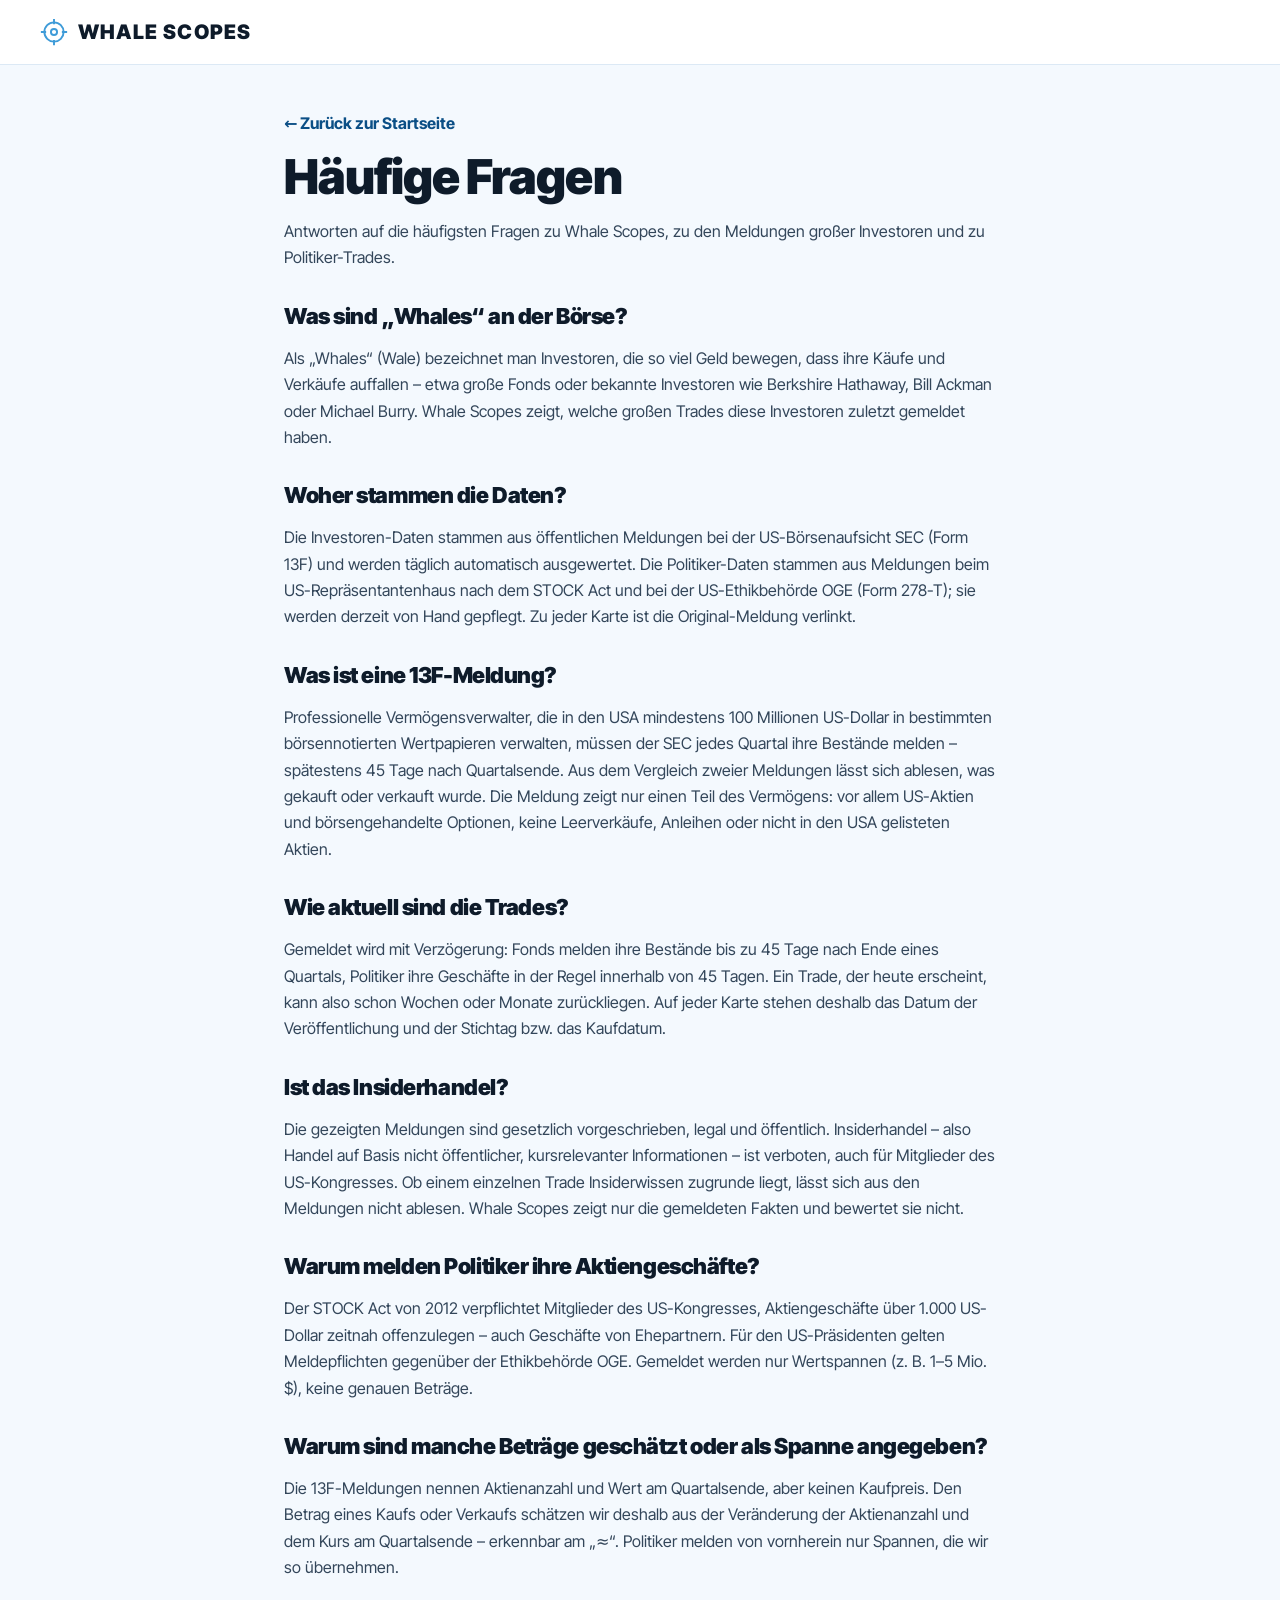
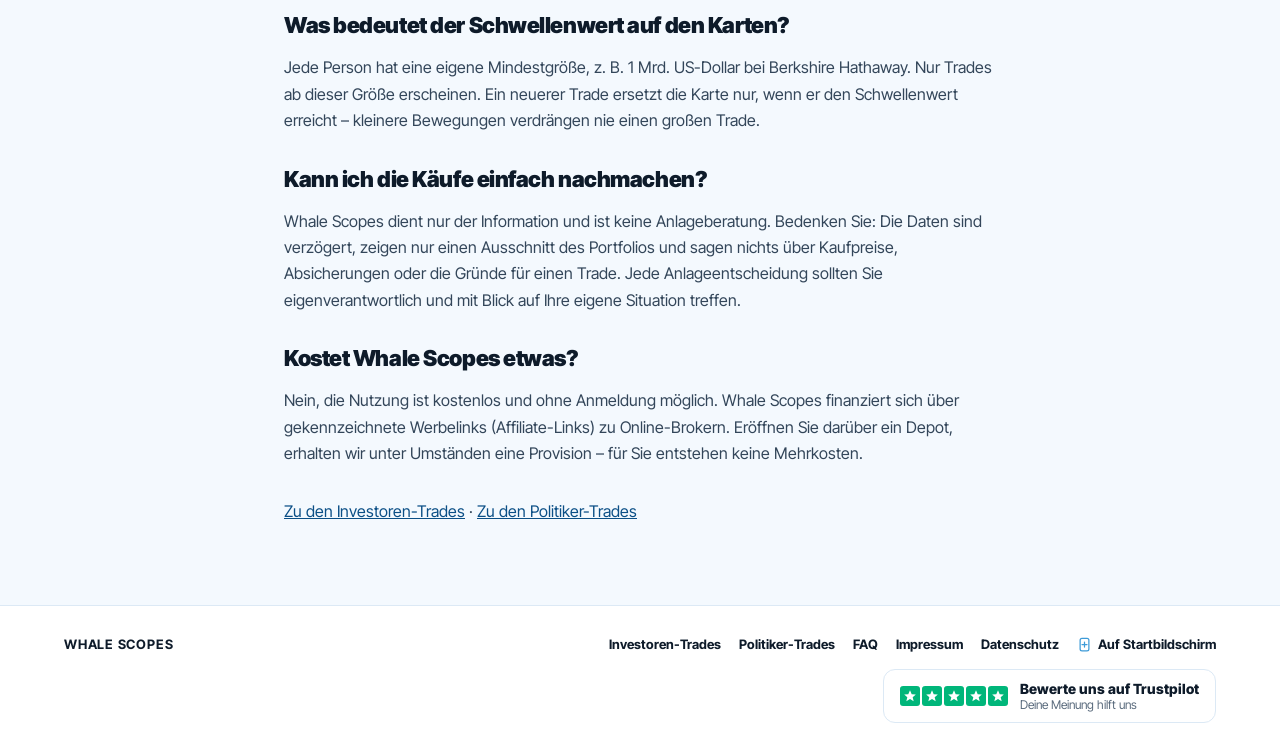
<file: docs/faq.html>
<!doctype html>
<html lang="de">
<head>
<meta charset="utf-8">
<meta name="viewport" content="width=device-width, initial-scale=1">
<title>FAQ: 13F-Meldungen, Insiderhandel &amp; Politiker-Trades | Whale Scopes</title>
<meta name="description" content="Was sind Whales? Was ist eine 13F-Meldung? Ist das Insiderhandel? Antworten auf die häufigsten Fragen zu den Trades großer Investoren und Politiker.">
<link rel="canonical" href="https://whale-scopes.com/faq.html">
<meta property="og:type" content="website">
<meta property="og:site_name" content="Whale Scopes">
<meta property="og:locale" content="de_DE">
<meta property="og:url" content="https://whale-scopes.com/faq.html">
<meta property="og:title" content="FAQ: 13F-Meldungen, Insiderhandel &amp; Politiker-Trades | Whale Scopes">
<meta property="og:description" content="Was sind Whales? Was ist eine 13F-Meldung? Ist das Insiderhandel? Antworten auf die häufigsten Fragen zu den Trades großer Investoren und Politiker.">
<meta property="og:image" content="https://whale-scopes.com/og-image.png">
<meta name="twitter:card" content="summary_large_image">
<link rel="icon" href="favicon.svg" type="image/svg+xml">
<link rel="apple-touch-icon" sizes="180x180" href="apple-touch-icon.png?v=2">
<link rel="manifest" href="manifest.webmanifest?v=2">
<meta name="apple-mobile-web-app-title" content="Whale Scopes">
<link rel="stylesheet" href="styles.css">
<!-- Besucherstatistik ohne Cookies (Umami, siehe Datenschutzerklärung) -->
<script defer src="https://cloud.umami.is/script.js" data-website-id="475a2504-5ea3-425f-859b-b7cc82db88a3"></script>
<script type="application/ld+json">
{
  "@context": "https://schema.org",
  "@type": "FAQPage",
  "mainEntity": [
    {
      "@type": "Question",
      "name": "Was sind „Whales“ an der Börse?",
      "acceptedAnswer": {
        "@type": "Answer",
        "text": "Als „Whales“ (Wale) bezeichnet man Investoren, die so viel Geld bewegen, dass ihre Käufe und Verkäufe auffallen – etwa große Fonds oder bekannte Investoren wie Berkshire Hathaway, Bill Ackman oder Michael Burry. Whale Scopes zeigt, welche großen Trades diese Investoren zuletzt gemeldet haben."
      }
    },
    {
      "@type": "Question",
      "name": "Woher stammen die Daten?",
      "acceptedAnswer": {
        "@type": "Answer",
        "text": "Die Investoren-Daten stammen aus öffentlichen Meldungen bei der US-Börsenaufsicht SEC (Form 13F) und werden täglich automatisch ausgewertet. Die Politiker-Daten stammen aus Meldungen beim US-Repräsentantenhaus nach dem STOCK Act und bei der US-Ethikbehörde OGE (Form 278-T); sie werden derzeit von Hand gepflegt. Zu jeder Karte ist die Original-Meldung verlinkt."
      }
    },
    {
      "@type": "Question",
      "name": "Was ist eine 13F-Meldung?",
      "acceptedAnswer": {
        "@type": "Answer",
        "text": "Professionelle Vermögensverwalter, die in den USA mindestens 100 Millionen US-Dollar in bestimmten börsennotierten Wertpapieren verwalten, müssen der SEC jedes Quartal ihre Bestände melden – spätestens 45 Tage nach Quartalsende. Aus dem Vergleich zweier Meldungen lässt sich ablesen, was gekauft oder verkauft wurde. Die Meldung zeigt nur einen Teil des Vermögens: vor allem US-Aktien und börsengehandelte Optionen, keine Leerverkäufe, Anleihen oder nicht in den USA gelisteten Aktien."
      }
    },
    {
      "@type": "Question",
      "name": "Wie aktuell sind die Trades?",
      "acceptedAnswer": {
        "@type": "Answer",
        "text": "Gemeldet wird mit Verzögerung: Fonds melden ihre Bestände bis zu 45 Tage nach Ende eines Quartals, Politiker ihre Geschäfte in der Regel innerhalb von 45 Tagen. Ein Trade, der heute erscheint, kann also schon Wochen oder Monate zurückliegen. Auf jeder Karte stehen deshalb das Datum der Veröffentlichung und der Stichtag bzw. das Kaufdatum."
      }
    },
    {
      "@type": "Question",
      "name": "Ist das Insiderhandel?",
      "acceptedAnswer": {
        "@type": "Answer",
        "text": "Die gezeigten Meldungen sind gesetzlich vorgeschrieben, legal und öffentlich. Insiderhandel – also Handel auf Basis nicht öffentlicher, kursrelevanter Informationen – ist verboten, auch für Mitglieder des US-Kongresses. Ob einem einzelnen Trade Insiderwissen zugrunde liegt, lässt sich aus den Meldungen nicht ablesen. Whale Scopes zeigt nur die gemeldeten Fakten und bewertet sie nicht."
      }
    },
    {
      "@type": "Question",
      "name": "Warum melden Politiker ihre Aktiengeschäfte?",
      "acceptedAnswer": {
        "@type": "Answer",
        "text": "Der STOCK Act von 2012 verpflichtet Mitglieder des US-Kongresses, Aktiengeschäfte über 1.000 US-Dollar zeitnah offenzulegen – auch Geschäfte von Ehepartnern. Für den US-Präsidenten gelten Meldepflichten gegenüber der Ethikbehörde OGE. Gemeldet werden nur Wertspannen (z. B. 1–5 Mio. $), keine genauen Beträge."
      }
    },
    {
      "@type": "Question",
      "name": "Warum sind manche Beträge geschätzt oder als Spanne angegeben?",
      "acceptedAnswer": {
        "@type": "Answer",
        "text": "Die 13F-Meldungen nennen Aktienanzahl und Wert am Quartalsende, aber keinen Kaufpreis. Den Betrag eines Kaufs oder Verkaufs schätzen wir deshalb aus der Veränderung der Aktienanzahl und dem Kurs am Quartalsende – erkennbar am „≈“. Politiker melden von vornherein nur Spannen, die wir so übernehmen."
      }
    },
    {
      "@type": "Question",
      "name": "Was bedeutet der Schwellenwert auf den Karten?",
      "acceptedAnswer": {
        "@type": "Answer",
        "text": "Jede Person hat eine eigene Mindestgröße, z. B. 1 Mrd. US-Dollar bei Berkshire Hathaway. Nur Trades ab dieser Größe erscheinen. Ein neuerer Trade ersetzt die Karte nur, wenn er den Schwellenwert erreicht – kleinere Bewegungen verdrängen nie einen großen Trade."
      }
    },
    {
      "@type": "Question",
      "name": "Kann ich die Käufe einfach nachmachen?",
      "acceptedAnswer": {
        "@type": "Answer",
        "text": "Whale Scopes dient nur der Information und ist keine Anlageberatung. Bedenken Sie: Die Daten sind verzögert, zeigen nur einen Ausschnitt des Portfolios und sagen nichts über Kaufpreise, Absicherungen oder die Gründe für einen Trade. Jede Anlageentscheidung sollten Sie eigenverantwortlich und mit Blick auf Ihre eigene Situation treffen."
      }
    },
    {
      "@type": "Question",
      "name": "Kostet Whale Scopes etwas?",
      "acceptedAnswer": {
        "@type": "Answer",
        "text": "Nein, die Nutzung ist kostenlos und ohne Anmeldung möglich. Whale Scopes finanziert sich über gekennzeichnete Werbelinks (Affiliate-Links) zu Online-Brokern. Eröffnen Sie darüber ein Depot, erhalten wir unter Umständen eine Provision – für Sie entstehen keine Mehrkosten."
      }
    }
  ]
}
</script>
<script type="application/ld+json">
{
  "@context": "https://schema.org",
  "@type": "BreadcrumbList",
  "itemListElement": [
    {
      "@type": "ListItem",
      "position": 1,
      "name": "Whale Scopes",
      "item": "https://whale-scopes.com/"
    },
    {
      "@type": "ListItem",
      "position": 2,
      "name": "FAQ",
      "item": "https://whale-scopes.com/faq.html"
    }
  ]
}
</script>
</head>
<body>

<header>
  <div class="wrap bar">
    <a class="logo" href="./">
      <svg width="28" height="28" viewBox="0 0 32 32" fill="none" stroke-width="2.2" aria-hidden="true"><circle cx="16" cy="16" r="11"/><circle cx="16" cy="16" r="3.5"/><path d="M16 1v6M16 25v6M1 16h6M25 16h6"/></svg>
      WHALE SCOPES
    </a>
  </div>
</header>

<main class="wrap legal">
  <a class="back" href="./">← Zurück zur Startseite</a>
  <h1>Häufige Fragen</h1>
  <p>Antworten auf die häufigsten Fragen zu Whale Scopes, zu den Meldungen großer Investoren und zu Politiker-Trades.</p>

  <h2>Was sind „Whales“ an der Börse?</h2>
  <p>Als „Whales“ (Wale) bezeichnet man Investoren, die so viel Geld bewegen, dass ihre Käufe und Verkäufe auffallen – etwa große Fonds oder bekannte Investoren wie Berkshire Hathaway, Bill Ackman oder Michael Burry. Whale Scopes zeigt, welche großen Trades diese Investoren zuletzt gemeldet haben.</p>

  <h2>Woher stammen die Daten?</h2>
  <p>Die Investoren-Daten stammen aus öffentlichen Meldungen bei der US-Börsenaufsicht SEC (Form 13F) und werden täglich automatisch ausgewertet. Die Politiker-Daten stammen aus Meldungen beim US-Repräsentantenhaus nach dem STOCK Act und bei der US-Ethikbehörde OGE (Form 278-T); sie werden derzeit von Hand gepflegt. Zu jeder Karte ist die Original-Meldung verlinkt.</p>

  <h2>Was ist eine 13F-Meldung?</h2>
  <p>Professionelle Vermögensverwalter, die in den USA mindestens 100 Millionen US-Dollar in bestimmten börsennotierten Wertpapieren verwalten, müssen der SEC jedes Quartal ihre Bestände melden – spätestens 45 Tage nach Quartalsende. Aus dem Vergleich zweier Meldungen lässt sich ablesen, was gekauft oder verkauft wurde. Die Meldung zeigt nur einen Teil des Vermögens: vor allem US-Aktien und börsengehandelte Optionen, keine Leerverkäufe, Anleihen oder nicht in den USA gelisteten Aktien.</p>

  <h2>Wie aktuell sind die Trades?</h2>
  <p>Gemeldet wird mit Verzögerung: Fonds melden ihre Bestände bis zu 45 Tage nach Ende eines Quartals, Politiker ihre Geschäfte in der Regel innerhalb von 45 Tagen. Ein Trade, der heute erscheint, kann also schon Wochen oder Monate zurückliegen. Auf jeder Karte stehen deshalb das Datum der Veröffentlichung und der Stichtag bzw. das Kaufdatum.</p>

  <h2>Ist das Insiderhandel?</h2>
  <p>Die gezeigten Meldungen sind gesetzlich vorgeschrieben, legal und öffentlich. Insiderhandel – also Handel auf Basis nicht öffentlicher, kursrelevanter Informationen – ist verboten, auch für Mitglieder des US-Kongresses. Ob einem einzelnen Trade Insiderwissen zugrunde liegt, lässt sich aus den Meldungen nicht ablesen. Whale Scopes zeigt nur die gemeldeten Fakten und bewertet sie nicht.</p>

  <h2>Warum melden Politiker ihre Aktiengeschäfte?</h2>
  <p>Der STOCK Act von 2012 verpflichtet Mitglieder des US-Kongresses, Aktiengeschäfte über 1.000 US-Dollar zeitnah offenzulegen – auch Geschäfte von Ehepartnern. Für den US-Präsidenten gelten Meldepflichten gegenüber der Ethikbehörde OGE. Gemeldet werden nur Wertspannen (z. B. 1–5 Mio. $), keine genauen Beträge.</p>

  <h2>Warum sind manche Beträge geschätzt oder als Spanne angegeben?</h2>
  <p>Die 13F-Meldungen nennen Aktienanzahl und Wert am Quartalsende, aber keinen Kaufpreis. Den Betrag eines Kaufs oder Verkaufs schätzen wir deshalb aus der Veränderung der Aktienanzahl und dem Kurs am Quartalsende – erkennbar am „≈“. Politiker melden von vornherein nur Spannen, die wir so übernehmen.</p>

  <h2>Was bedeutet der Schwellenwert auf den Karten?</h2>
  <p>Jede Person hat eine eigene Mindestgröße, z. B. 1 Mrd. US-Dollar bei Berkshire Hathaway. Nur Trades ab dieser Größe erscheinen. Ein neuerer Trade ersetzt die Karte nur, wenn er den Schwellenwert erreicht – kleinere Bewegungen verdrängen nie einen großen Trade.</p>

  <h2>Kann ich die Käufe einfach nachmachen?</h2>
  <p>Whale Scopes dient nur der Information und ist keine Anlageberatung. Bedenken Sie: Die Daten sind verzögert, zeigen nur einen Ausschnitt des Portfolios und sagen nichts über Kaufpreise, Absicherungen oder die Gründe für einen Trade. Jede Anlageentscheidung sollten Sie eigenverantwortlich und mit Blick auf Ihre eigene Situation treffen.</p>

  <h2>Kostet Whale Scopes etwas?</h2>
  <p>Nein, die Nutzung ist kostenlos und ohne Anmeldung möglich. Whale Scopes finanziert sich über gekennzeichnete Werbelinks (Affiliate-Links) zu Online-Brokern. Eröffnen Sie darüber ein Depot, erhalten wir unter Umständen eine Provision – für Sie entstehen keine Mehrkosten.</p>

  <p style="margin-top:32px"><a href="./">Zu den Investoren-Trades</a> · <a href="politiker.html">Zu den Politiker-Trades</a></p>
</main>

<footer>
  <div class="wrap foot-inner">
    <strong style="color:var(--text);letter-spacing:.06em">WHALE SCOPES</strong>
    <div class="foot-right">
      <button type="button" class="pin-card" data-umami-event="startbildschirm" hidden>
        <img src="icon-192.png?v=2" alt="" width="46" height="46">
        <span class="pin-card-text"><strong>Whale Scopes als App</strong><small>Immer auf dem neuesten Stand</small></span>
        <span class="pin-card-cta">Hinzufügen</span>
      </button>
      <nav class="foot-links" aria-label="Rechtliches">
      <a href="./">Investoren-Trades</a>
      <a href="politiker.html">Politiker-Trades</a>
      <a href="faq.html">FAQ</a>
      <a href="impressum.html">Impressum</a>
      <a href="datenschutz.html">Datenschutz</a>
      <button type="button" id="pin-btn" class="pin-btn" data-umami-event="startbildschirm" hidden><svg viewBox="0 0 24 24" aria-hidden="true"><rect x="5" y="2" width="14" height="20" rx="3"/><path d="M12 8v8M8 12h8"/></svg>Auf Startbildschirm</button>
    </nav>
      <p id="pin-hint" class="pin-hint" role="status" hidden></p>
      <a class="tp-badge" href="https://de.trustpilot.com/review/whale-scopes.com" target="_blank" rel="noopener">
        <span class="tp-stars" aria-hidden="true"><svg viewBox="0 0 24 24"><path d="M12 2l2.9 6.9 7.1.6-5.4 4.7 1.7 7-6.3-3.9-6.3 3.9 1.7-7L2 9.5l7.1-.6z"/></svg><svg viewBox="0 0 24 24"><path d="M12 2l2.9 6.9 7.1.6-5.4 4.7 1.7 7-6.3-3.9-6.3 3.9 1.7-7L2 9.5l7.1-.6z"/></svg><svg viewBox="0 0 24 24"><path d="M12 2l2.9 6.9 7.1.6-5.4 4.7 1.7 7-6.3-3.9-6.3 3.9 1.7-7L2 9.5l7.1-.6z"/></svg><svg viewBox="0 0 24 24"><path d="M12 2l2.9 6.9 7.1.6-5.4 4.7 1.7 7-6.3-3.9-6.3 3.9 1.7-7L2 9.5l7.1-.6z"/></svg><svg viewBox="0 0 24 24"><path d="M12 2l2.9 6.9 7.1.6-5.4 4.7 1.7 7-6.3-3.9-6.3 3.9 1.7-7L2 9.5l7.1-.6z"/></svg></span>
        <span class="tp-text"><strong>Bewerte uns auf Trustpilot</strong><small>Deine Meinung hilft uns</small></span>
      </a>
    </div>
  </div>
</footer>
<script src="pin.js" defer></script>
</body>
</html>
</file>
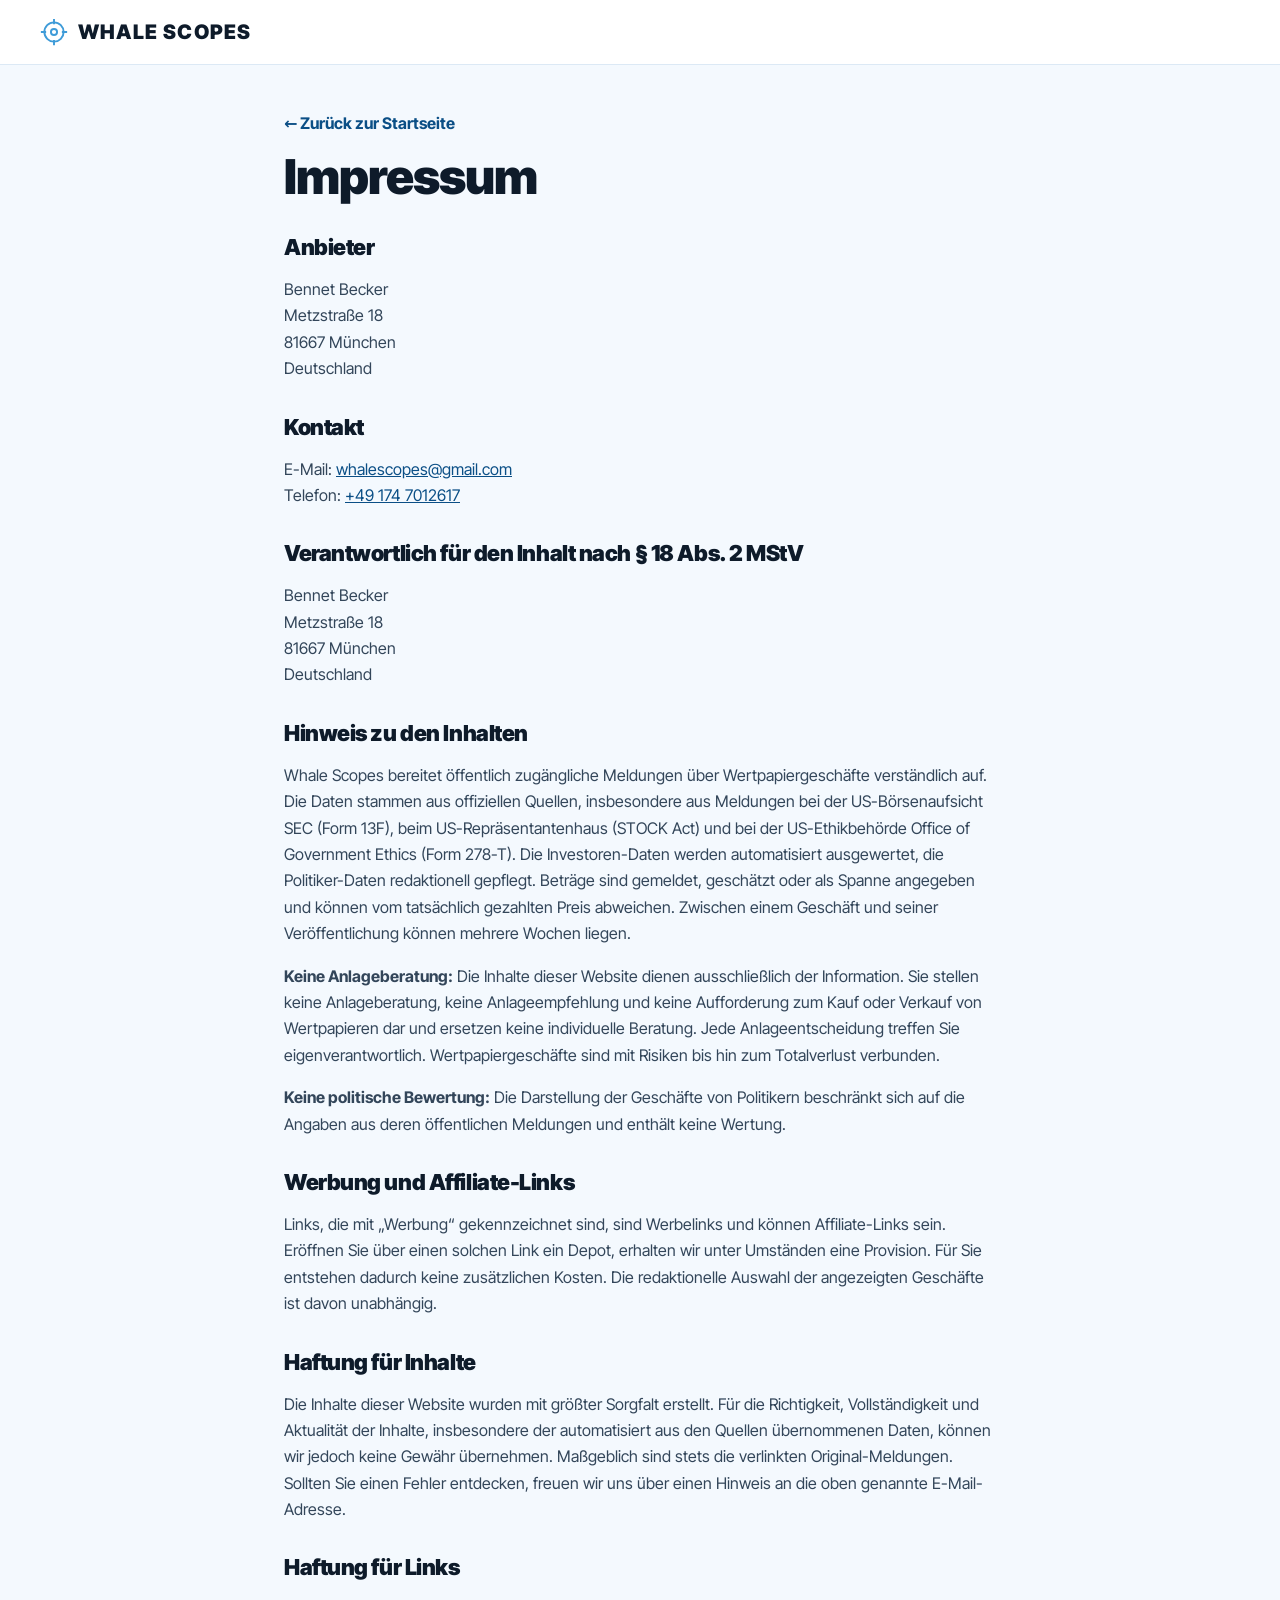
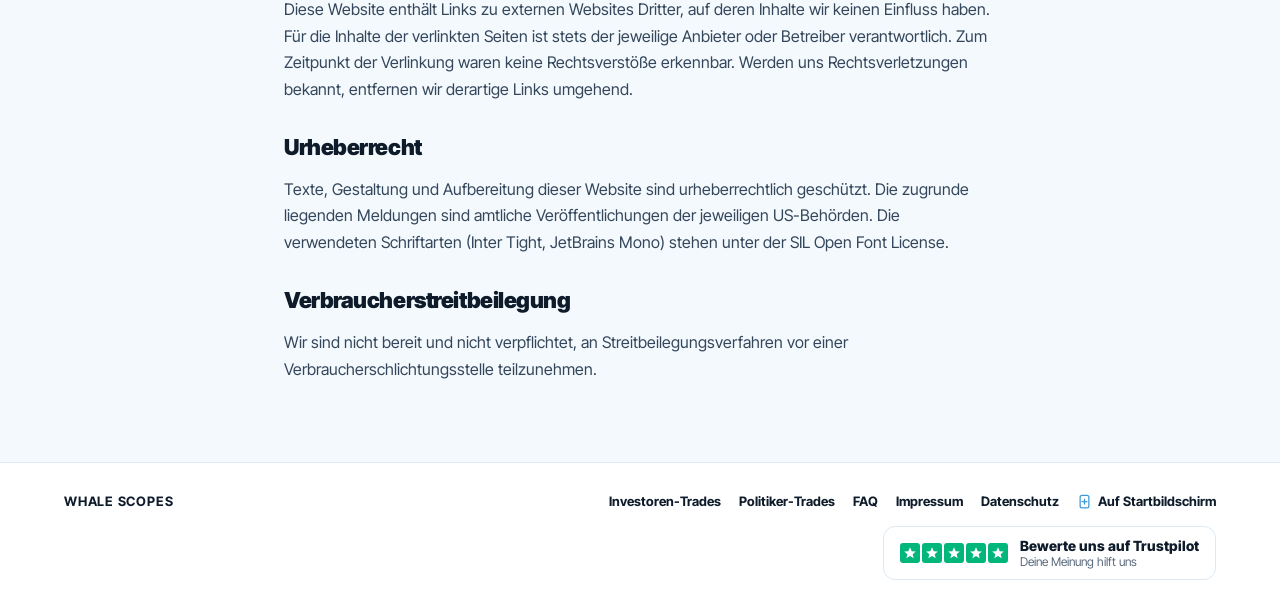
<file: docs/impressum.html>
<!doctype html>
<html lang="de">
<head>
<meta charset="utf-8">
<meta name="viewport" content="width=device-width, initial-scale=1">
<title>Impressum – Whale Scopes</title>
<meta name="robots" content="noindex">
<link rel="icon" href="favicon.svg" type="image/svg+xml">
<link rel="apple-touch-icon" sizes="180x180" href="apple-touch-icon.png?v=2">
<link rel="manifest" href="manifest.webmanifest?v=2">
<meta name="apple-mobile-web-app-title" content="Whale Scopes">
<link rel="stylesheet" href="styles.css">
<!-- Besucherstatistik ohne Cookies (Umami, siehe Datenschutzerklärung) -->
<script defer src="https://cloud.umami.is/script.js" data-website-id="475a2504-5ea3-425f-859b-b7cc82db88a3"></script>
<script type="application/ld+json">
{
  "@context": "https://schema.org",
  "@type": "BreadcrumbList",
  "itemListElement": [
    { "@type": "ListItem", "position": 1, "name": "Whale Scopes", "item": "https://whale-scopes.com/" },
    { "@type": "ListItem", "position": 2, "name": "Impressum", "item": "https://whale-scopes.com/impressum.html" }
  ]
}
</script>
</head>
<body>

<header>
  <div class="wrap bar">
    <a class="logo" href="./">
      <svg width="28" height="28" viewBox="0 0 32 32" fill="none" stroke-width="2.2" aria-hidden="true"><circle cx="16" cy="16" r="11"/><circle cx="16" cy="16" r="3.5"/><path d="M16 1v6M16 25v6M1 16h6M25 16h6"/></svg>
      WHALE SCOPES
    </a>
  </div>
</header>

<main class="wrap legal">
  <a class="back" href="./">← Zurück zur Startseite</a>
  <h1>Impressum</h1>

  <h2>Anbieter</h2>
  <p>Bennet Becker<br>Metzstraße 18<br>81667 München<br>Deutschland</p>

  <h2>Kontakt</h2>
  <p>E-Mail: <a href="mailto:whalescopes@gmail.com">whalescopes@gmail.com</a><br>
  Telefon: <a href="tel:+491747012617">+49 174 7012617</a></p>

  <h2>Verantwortlich für den Inhalt nach § 18 Abs. 2 MStV</h2>
  <p>Bennet Becker<br>Metzstraße 18<br>81667 München<br>Deutschland</p>

  <h2>Hinweis zu den Inhalten</h2>
  <p>Whale Scopes bereitet öffentlich zugängliche Meldungen über Wertpapiergeschäfte verständlich auf. Die Daten stammen aus offiziellen Quellen, insbesondere aus Meldungen bei der US-Börsenaufsicht SEC (Form 13F), beim US-Repräsentantenhaus (STOCK Act) und bei der US-Ethikbehörde Office of Government Ethics (Form 278-T). Die Investoren-Daten werden automatisiert ausgewertet, die Politiker-Daten redaktionell gepflegt. Beträge sind gemeldet, geschätzt oder als Spanne angegeben und können vom tatsächlich gezahlten Preis abweichen. Zwischen einem Geschäft und seiner Veröffentlichung können mehrere Wochen liegen.</p>
  <p><strong>Keine Anlageberatung:</strong> Die Inhalte dieser Website dienen ausschließlich der Information. Sie stellen keine Anlageberatung, keine Anlageempfehlung und keine Aufforderung zum Kauf oder Verkauf von Wertpapieren dar und ersetzen keine individuelle Beratung. Jede Anlageentscheidung treffen Sie eigenverantwortlich. Wertpapiergeschäfte sind mit Risiken bis hin zum Totalverlust verbunden.</p>
  <p><strong>Keine politische Bewertung:</strong> Die Darstellung der Geschäfte von Politikern beschränkt sich auf die Angaben aus deren öffentlichen Meldungen und enthält keine Wertung.</p>

  <h2>Werbung und Affiliate-Links</h2>
  <p>Links, die mit „Werbung“ gekennzeichnet sind, sind Werbelinks und können Affiliate-Links sein. Eröffnen Sie über einen solchen Link ein Depot, erhalten wir unter Umständen eine Provision. Für Sie entstehen dadurch keine zusätzlichen Kosten. Die redaktionelle Auswahl der angezeigten Geschäfte ist davon unabhängig.</p>

  <h2>Haftung für Inhalte</h2>
  <p>Die Inhalte dieser Website wurden mit größter Sorgfalt erstellt. Für die Richtigkeit, Vollständigkeit und Aktualität der Inhalte, insbesondere der automatisiert aus den Quellen übernommenen Daten, können wir jedoch keine Gewähr übernehmen. Maßgeblich sind stets die verlinkten Original-Meldungen. Sollten Sie einen Fehler entdecken, freuen wir uns über einen Hinweis an die oben genannte E-Mail-Adresse.</p>

  <h2>Haftung für Links</h2>
  <p>Diese Website enthält Links zu externen Websites Dritter, auf deren Inhalte wir keinen Einfluss haben. Für die Inhalte der verlinkten Seiten ist stets der jeweilige Anbieter oder Betreiber verantwortlich. Zum Zeitpunkt der Verlinkung waren keine Rechtsverstöße erkennbar. Werden uns Rechtsverletzungen bekannt, entfernen wir derartige Links umgehend.</p>

  <h2>Urheberrecht</h2>
  <p>Texte, Gestaltung und Aufbereitung dieser Website sind urheberrechtlich geschützt. Die zugrunde liegenden Meldungen sind amtliche Veröffentlichungen der jeweiligen US-Behörden. Die verwendeten Schriftarten (Inter Tight, JetBrains Mono) stehen unter der SIL Open Font License.</p>

  <h2>Verbraucherstreitbeilegung</h2>
  <p>Wir sind nicht bereit und nicht verpflichtet, an Streitbeilegungsverfahren vor einer Verbraucherschlichtungsstelle teilzunehmen.</p>
</main>

<footer>
  <div class="wrap foot-inner">
    <strong style="color:var(--text);letter-spacing:.06em">WHALE SCOPES</strong>
    <div class="foot-right">
      <button type="button" class="pin-card" data-umami-event="startbildschirm" hidden>
        <img src="icon-192.png?v=2" alt="" width="46" height="46">
        <span class="pin-card-text"><strong>Whale Scopes als App</strong><small>Immer auf dem neuesten Stand</small></span>
        <span class="pin-card-cta">Hinzufügen</span>
      </button>
      <nav class="foot-links" aria-label="Rechtliches">
      <a href="./">Investoren-Trades</a>
      <a href="politiker.html">Politiker-Trades</a>
      <a href="faq.html">FAQ</a>
      <a href="impressum.html">Impressum</a>
      <a href="datenschutz.html">Datenschutz</a>
      <button type="button" id="pin-btn" class="pin-btn" data-umami-event="startbildschirm" hidden><svg viewBox="0 0 24 24" aria-hidden="true"><rect x="5" y="2" width="14" height="20" rx="3"/><path d="M12 8v8M8 12h8"/></svg>Auf Startbildschirm</button>
    </nav>
      <p id="pin-hint" class="pin-hint" role="status" hidden></p>
      <a class="tp-badge" href="https://de.trustpilot.com/review/whale-scopes.com" target="_blank" rel="noopener">
        <span class="tp-stars" aria-hidden="true"><svg viewBox="0 0 24 24"><path d="M12 2l2.9 6.9 7.1.6-5.4 4.7 1.7 7-6.3-3.9-6.3 3.9 1.7-7L2 9.5l7.1-.6z"/></svg><svg viewBox="0 0 24 24"><path d="M12 2l2.9 6.9 7.1.6-5.4 4.7 1.7 7-6.3-3.9-6.3 3.9 1.7-7L2 9.5l7.1-.6z"/></svg><svg viewBox="0 0 24 24"><path d="M12 2l2.9 6.9 7.1.6-5.4 4.7 1.7 7-6.3-3.9-6.3 3.9 1.7-7L2 9.5l7.1-.6z"/></svg><svg viewBox="0 0 24 24"><path d="M12 2l2.9 6.9 7.1.6-5.4 4.7 1.7 7-6.3-3.9-6.3 3.9 1.7-7L2 9.5l7.1-.6z"/></svg><svg viewBox="0 0 24 24"><path d="M12 2l2.9 6.9 7.1.6-5.4 4.7 1.7 7-6.3-3.9-6.3 3.9 1.7-7L2 9.5l7.1-.6z"/></svg></span>
        <span class="tp-text"><strong>Bewerte uns auf Trustpilot</strong><small>Deine Meinung hilft uns</small></span>
      </a>
    </div>
  </div>
</footer>
<script src="pin.js" defer></script>
</body>
</html>
</file>
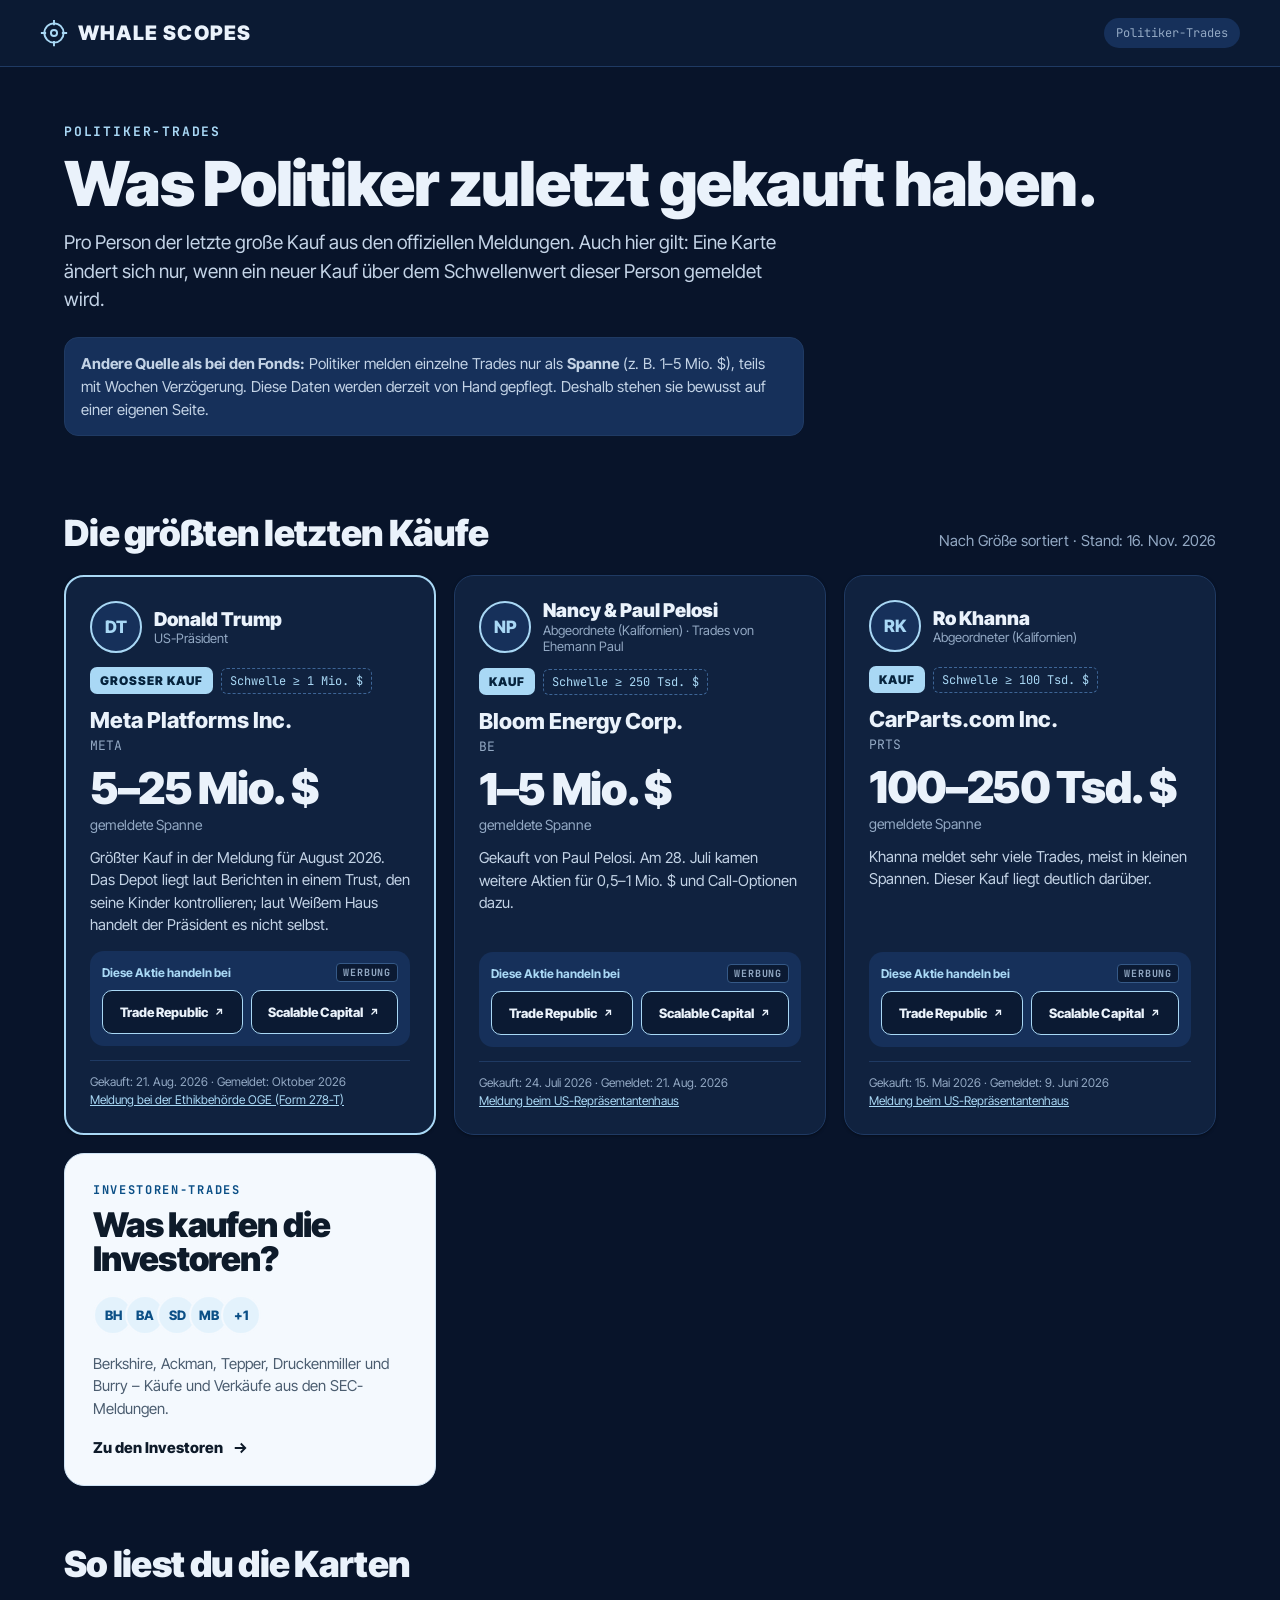
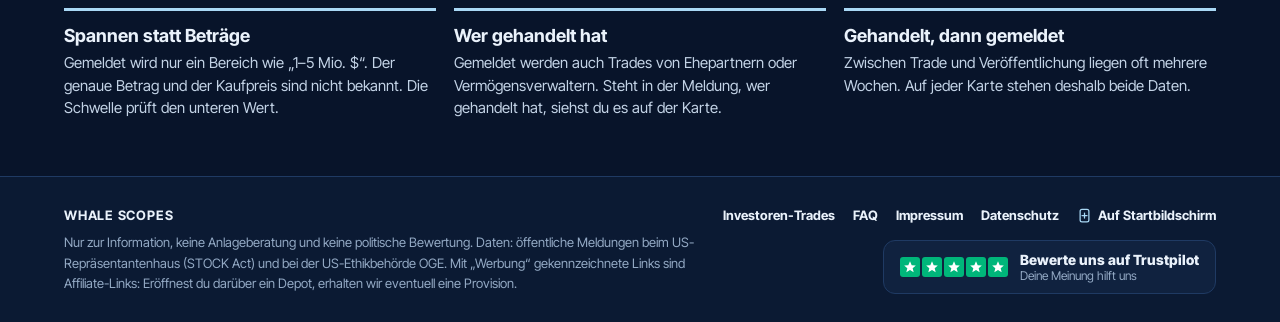
<file: docs/politiker.html>
<!doctype html>
<html lang="de">
<head>
<meta charset="utf-8">
<meta name="viewport" content="width=device-width, initial-scale=1">
<title>Trump, Pelosi &amp; Khanna: Ihre Aktienkäufe | Whale Scopes</title>
<meta name="description" content="Welche Aktien haben Donald Trump, Nancy Pelosi und Ro Khanna zuletzt gekauft? Die größten gemeldeten Käufe aus offiziellen Meldungen – verständlich erklärt.">
<meta name="theme-color" content="#08142A">
<link rel="canonical" href="https://whale-scopes.com/politiker.html">

<meta property="og:type" content="website">
<meta property="og:site_name" content="Whale Scopes">
<meta property="og:locale" content="de_DE">
<meta property="og:url" content="https://whale-scopes.com/politiker.html">
<meta property="og:title" content="Trump, Pelosi &amp; Khanna: Ihre Aktienkäufe | Whale Scopes">
<meta property="og:description" content="Welche Aktien haben Donald Trump, Nancy Pelosi und Ro Khanna zuletzt gekauft? Die größten gemeldeten Käufe aus offiziellen Meldungen – verständlich erklärt.">
<meta property="og:image" content="https://whale-scopes.com/og-image-politiker.png">
<meta property="og:image:width" content="1200">
<meta property="og:image:height" content="630">
<meta property="og:image:alt" content="Whale Scopes – Politiker-Trades">
<meta name="twitter:card" content="summary_large_image">

<link rel="icon" href="favicon.svg" type="image/svg+xml">
<link rel="apple-touch-icon" sizes="180x180" href="apple-touch-icon.png?v=2">
<link rel="manifest" href="manifest.webmanifest?v=2">
<meta name="apple-mobile-web-app-title" content="Whale Scopes">
<link rel="preload" href="fonts/inter-tight-latin-wght-normal.woff2" as="font" type="font/woff2" crossorigin>
<link rel="stylesheet" href="styles.css">
<!-- Besucherstatistik ohne Cookies (Umami, siehe Datenschutzerklärung) -->
<script defer src="https://cloud.umami.is/script.js" data-website-id="475a2504-5ea3-425f-859b-b7cc82db88a3"></script>
<script src="common.js"></script>
<script src="cards.js"></script>

<script type="application/ld+json">
{
  "@context": "https://schema.org",
  "@type": "WebPage",
  "name": "Politiker-Trades: Trump, Pelosi & Khanna",
  "url": "https://whale-scopes.com/politiker.html",
  "inLanguage": "de",
  "description": "Die größten gemeldeten Aktienkäufe von Donald Trump, Nancy & Paul Pelosi und Ro Khanna.",
  "isPartOf": { "@type": "WebSite", "name": "Whale Scopes", "url": "https://whale-scopes.com/" }
}
</script>
<script type="application/ld+json">
{
  "@context": "https://schema.org",
  "@type": "BreadcrumbList",
  "itemListElement": [
    { "@type": "ListItem", "position": 1, "name": "Whale Scopes", "item": "https://whale-scopes.com/" },
    { "@type": "ListItem", "position": 2, "name": "Politiker-Trades", "item": "https://whale-scopes.com/politiker.html" }
  ]
}
</script>
</head>
<body class="dark">

<header>
  <div class="wrap bar">
    <a class="logo" href="./">
      <svg width="28" height="28" viewBox="0 0 32 32" fill="none" stroke-width="2.2" aria-hidden="true"><circle cx="16" cy="16" r="11"/><circle cx="16" cy="16" r="3.5"/><path d="M16 1v6M16 25v6M1 16h6M25 16h6"/></svg>
      WHALE SCOPES
    </a>
    <span class="status" role="status">Politiker-Trades</span>
  </div>
</header>

<main class="wrap">
  <section class="hero">
    <div class="eyebrow reveal">POLITIKER-TRADES</div>
    <h1 class="reveal" style="--delay:80ms">Was Politiker zuletzt gekauft haben.</h1>
    <p class="lead reveal" style="--delay:160ms">Pro Person der letzte große Kauf aus den offiziellen Meldungen. Auch hier gilt: Eine Karte ändert sich nur, wenn ein neuer Kauf über dem Schwellenwert dieser Person gemeldet wird.</p>
    <p class="notice reveal" style="--delay:240ms"><strong>Andere Quelle als bei den Fonds:</strong> Politiker melden einzelne Trades nur als <strong>Spanne</strong> (z. B. 1–5 Mio. $), teils mit Wochen Verzögerung. Diese Daten werden derzeit von Hand gepflegt. Deshalb stehen sie bewusst auf einer eigenen Seite.</p>
  </section>

  <section class="moves" aria-labelledby="buys-title">
    <div class="sec-head reveal">
      <h2 id="buys-title">Die größten letzten Käufe</h2>
      <p id="updated"><!-- PRERENDER:updated -->Nach Größe sortiert · Stand: 16. Nov. 2026<!-- /PRERENDER:updated --></p>
    </div>
    <div class="grid" id="buys"><!-- PRERENDER:buys -->
    <article class="card reveal top" style="--delay:0ms" aria-label="Donald Trump kauft Meta Platforms Inc.">
      
    <div class="who">
      <div class="avatar" aria-hidden="true">DT</div>
      <div><h3 class="name">Donald Trump</h3><div class="sub">US-Präsident</div></div>
    </div>
      <div class="row"><span class="label buy">GROSSER KAUF</span><span class="threshold" title="Nur Käufe, deren gemeldete Spanne bei mindestens diesem Betrag beginnt">Schwelle ≥ 1 Mio. $</span></div>
      <div><div class="company">Meta Platforms Inc.</div><div class="ticker">META</div></div>
      <div><div class="amount range">5–25 Mio. $</div><div class="amount-note">gemeldete Spanne</div></div>
      <p class="note">Größter Kauf in der Meldung für August 2026. Das Depot liegt laut Berichten in einem Trust, den seine Kinder kontrollieren; laut Weißem Haus handelt der Präsident es nicht selbst.</p>
      <div class="brokers">
        <div class="brokers-head"><span>Diese Aktie handeln bei</span><span class="ad">WERBUNG</span></div>
        <div class="brokers-row"><a class="broker-btn" href="https://traderepublic.com/de-de" target="_blank" rel="sponsored noopener">Trade Republic
        <svg width="12" height="12" viewBox="0 0 24 24" fill="none" stroke="currentColor" stroke-width="2.6" aria-hidden="true"><path d="M7 17L17 7M8 7h9v9"/></svg></a><a class="broker-btn" href="https://de.scalable.capital/" target="_blank" rel="sponsored noopener">Scalable Capital
        <svg width="12" height="12" viewBox="0 0 24 24" fill="none" stroke="currentColor" stroke-width="2.6" aria-hidden="true"><path d="M7 17L17 7M8 7h9v9"/></svg></a></div>
      </div>
      <div class="meta">Gekauft: 21. Aug. 2026 · Gemeldet: Oktober 2026<br>
        <a href="https://extapps2.oge.gov/201/Presiden.nsf/PAS+Index" target="_blank" rel="noopener">Meldung bei der Ethikbehörde OGE (Form 278-T)</a></div>
    </article>
    <article class="card reveal" style="--delay:90ms" aria-label="Nancy &amp; Paul Pelosi kauft Bloom Energy Corp.">
      
    <div class="who">
      <div class="avatar" aria-hidden="true">NP</div>
      <div><h3 class="name">Nancy &amp; Paul Pelosi</h3><div class="sub">Abgeordnete (Kalifornien) · Trades von Ehemann Paul</div></div>
    </div>
      <div class="row"><span class="label buy">KAUF</span><span class="threshold" title="Nur Käufe, deren gemeldete Spanne bei mindestens diesem Betrag beginnt">Schwelle ≥ 250 Tsd. $</span></div>
      <div><div class="company">Bloom Energy Corp.</div><div class="ticker">BE</div></div>
      <div><div class="amount range">1–5 Mio. $</div><div class="amount-note">gemeldete Spanne</div></div>
      <p class="note">Gekauft von Paul Pelosi. Am 28. Juli kamen weitere Aktien für 0,5–1 Mio. $ und Call-Optionen dazu.</p>
      <div class="brokers">
        <div class="brokers-head"><span>Diese Aktie handeln bei</span><span class="ad">WERBUNG</span></div>
        <div class="brokers-row"><a class="broker-btn" href="https://traderepublic.com/de-de" target="_blank" rel="sponsored noopener">Trade Republic
        <svg width="12" height="12" viewBox="0 0 24 24" fill="none" stroke="currentColor" stroke-width="2.6" aria-hidden="true"><path d="M7 17L17 7M8 7h9v9"/></svg></a><a class="broker-btn" href="https://de.scalable.capital/" target="_blank" rel="sponsored noopener">Scalable Capital
        <svg width="12" height="12" viewBox="0 0 24 24" fill="none" stroke="currentColor" stroke-width="2.6" aria-hidden="true"><path d="M7 17L17 7M8 7h9v9"/></svg></a></div>
      </div>
      <div class="meta">Gekauft: 24. Juli 2026 · Gemeldet: 21. Aug. 2026<br>
        <a href="https://disclosures-clerk.house.gov/FinancialDisclosure" target="_blank" rel="noopener">Meldung beim US-Repräsentantenhaus</a></div>
    </article>
    <article class="card reveal" style="--delay:180ms" aria-label="Ro Khanna kauft CarParts.com Inc.">
      
    <div class="who">
      <div class="avatar" aria-hidden="true">RK</div>
      <div><h3 class="name">Ro Khanna</h3><div class="sub">Abgeordneter (Kalifornien)</div></div>
    </div>
      <div class="row"><span class="label buy">KAUF</span><span class="threshold" title="Nur Käufe, deren gemeldete Spanne bei mindestens diesem Betrag beginnt">Schwelle ≥ 100 Tsd. $</span></div>
      <div><div class="company">CarParts.com Inc.</div><div class="ticker">PRTS</div></div>
      <div><div class="amount range">100–250 Tsd. $</div><div class="amount-note">gemeldete Spanne</div></div>
      <p class="note">Khanna meldet sehr viele Trades, meist in kleinen Spannen. Dieser Kauf liegt deutlich darüber.</p>
      <div class="brokers">
        <div class="brokers-head"><span>Diese Aktie handeln bei</span><span class="ad">WERBUNG</span></div>
        <div class="brokers-row"><a class="broker-btn" href="https://traderepublic.com/de-de" target="_blank" rel="sponsored noopener">Trade Republic
        <svg width="12" height="12" viewBox="0 0 24 24" fill="none" stroke="currentColor" stroke-width="2.6" aria-hidden="true"><path d="M7 17L17 7M8 7h9v9"/></svg></a><a class="broker-btn" href="https://de.scalable.capital/" target="_blank" rel="sponsored noopener">Scalable Capital
        <svg width="12" height="12" viewBox="0 0 24 24" fill="none" stroke="currentColor" stroke-width="2.6" aria-hidden="true"><path d="M7 17L17 7M8 7h9v9"/></svg></a></div>
      </div>
      <div class="meta">Gekauft: 15. Mai 2026 · Gemeldet: 9. Juni 2026<br>
        <a href="https://disclosures-clerk.house.gov/FinancialDisclosure" target="_blank" rel="noopener">Meldung beim US-Repräsentantenhaus</a></div>
    </article>
    <a class="gate reveal" href="./" style="--delay:0ms">
      <div>
        <div class="gate-kicker">INVESTOREN-TRADES</div>
        <div class="gate-title" style="margin-top:10px">Was kaufen die Investoren?</div>
      </div>
      <div class="gate-avatars" aria-hidden="true"><span>BH</span><span>BA</span><span>SD</span><span>MB</span><span>+1</span></div>
      <div class="gate-text">Berkshire, Ackman, Tepper, Druckenmiller und Burry – Käufe und Verkäufe aus den SEC-Meldungen.</div>
      <div class="gate-cta">Zu den Investoren
        <svg width="18" height="18" viewBox="0 0 24 24" fill="none" stroke="currentColor" stroke-width="2.4" aria-hidden="true"><path d="M5 12h14M13 6l6 6-6 6"/></svg></div>
    </a><!-- /PRERENDER:buys --></div>
  </section>

  <section class="how" aria-labelledby="how-title">
    <h2 id="how-title" class="reveal" style="margin-bottom:22px">So liest du die Karten</h2>
    <div class="how-grid">
      <div class="reveal"><strong>Spannen statt Beträge</strong><span>Gemeldet wird nur ein Bereich wie „1–5 Mio. $“. Der genaue Betrag und der Kaufpreis sind nicht bekannt. Die Schwelle prüft den unteren Wert.</span></div>
      <div class="reveal" style="--delay:100ms"><strong>Wer gehandelt hat</strong><span>Gemeldet werden auch Trades von Ehepartnern oder Vermögensverwaltern. Steht in der Meldung, wer gehandelt hat, siehst du es auf der Karte.</span></div>
      <div class="reveal" style="--delay:200ms"><strong>Gehandelt, dann gemeldet</strong><span>Zwischen Trade und Veröffentlichung liegen oft mehrere Wochen. Auf jeder Karte stehen deshalb beide Daten.</span></div>
    </div>
  </section>
</main>

<footer>
  <div class="wrap foot-inner">
    <div>
      <strong style="color:var(--text);letter-spacing:.06em">WHALE SCOPES</strong>
      <p class="disclaimer" style="margin:6px 0 0">Nur zur Information, keine Anlageberatung und keine politische Bewertung. Daten: öffentliche Meldungen beim US-Repräsentantenhaus (STOCK Act) und bei der US-Ethikbehörde OGE. Mit „Werbung“ gekennzeichnete Links sind Affiliate-Links: Eröffnest du darüber ein Depot, erhalten wir eventuell eine Provision.</p>
    </div>
    <div class="foot-right">
      <button type="button" class="pin-card" data-umami-event="startbildschirm" hidden>
        <img src="icon-192.png?v=2" alt="" width="46" height="46">
        <span class="pin-card-text"><strong>Whale Scopes als App</strong><small>Immer auf dem neuesten Stand</small></span>
        <span class="pin-card-cta">Hinzufügen</span>
      </button>
      <nav class="foot-links" aria-label="Rechtliches">
      <a href="./">Investoren-Trades</a>
      <a href="faq.html">FAQ</a>
      <a href="impressum.html">Impressum</a>
      <a href="datenschutz.html">Datenschutz</a>
      <button type="button" id="pin-btn" class="pin-btn" data-umami-event="startbildschirm" hidden><svg viewBox="0 0 24 24" aria-hidden="true"><rect x="5" y="2" width="14" height="20" rx="3"/><path d="M12 8v8M8 12h8"/></svg>Auf Startbildschirm</button>
    </nav>
      <p id="pin-hint" class="pin-hint" role="status" hidden></p>
      <a class="tp-badge" href="https://de.trustpilot.com/review/whale-scopes.com" target="_blank" rel="noopener">
        <span class="tp-stars" aria-hidden="true"><svg viewBox="0 0 24 24"><path d="M12 2l2.9 6.9 7.1.6-5.4 4.7 1.7 7-6.3-3.9-6.3 3.9 1.7-7L2 9.5l7.1-.6z"/></svg><svg viewBox="0 0 24 24"><path d="M12 2l2.9 6.9 7.1.6-5.4 4.7 1.7 7-6.3-3.9-6.3 3.9 1.7-7L2 9.5l7.1-.6z"/></svg><svg viewBox="0 0 24 24"><path d="M12 2l2.9 6.9 7.1.6-5.4 4.7 1.7 7-6.3-3.9-6.3 3.9 1.7-7L2 9.5l7.1-.6z"/></svg><svg viewBox="0 0 24 24"><path d="M12 2l2.9 6.9 7.1.6-5.4 4.7 1.7 7-6.3-3.9-6.3 3.9 1.7-7L2 9.5l7.1-.6z"/></svg><svg viewBox="0 0 24 24"><path d="M12 2l2.9 6.9 7.1.6-5.4 4.7 1.7 7-6.3-3.9-6.3 3.9 1.7-7L2 9.5l7.1-.6z"/></svg></span>
        <span class="tp-text"><strong>Bewerte uns auf Trustpilot</strong><small>Deine Meinung hilft uns</small></span>
      </a>
    </div>
  </div>
</footer>

<script>
/* =====================================================================
   Politiker-Seite. Die Karten stehen schon fertig im HTML (vom
   Prerender-Skript geschrieben). Im Browser werden sie zusätzlich frisch
   aus politicians.json und brokers.json gebaut.
   ===================================================================== */
async function update() {
  let data, brokers;
  try { data = await WS.getJson('politicians.json'); brokers = await WS.getJson('brokers.json'); }
  catch (e) { WS.reveal(); return; }
  document.getElementById('buys').innerHTML = WSCards.politicianGrid(data, brokers);
  document.getElementById('updated').textContent = WSCards.politicianUpdated(data);
  WS.reveal();
}
update();
</script>
<script src="pin.js" defer></script>
</body>
</html>
</file>
<file: docs/styles.css>
/* Whale Scopes – gemeinsames Design für alle Seiten
   Hell (Investoren) und Dunkelblau (Politiker, <body class="dark">) */

/* Schriften liegen auf dem eigenen Server (keine Verbindung zu Google) */
@font-face {
  font-family: 'Inter Tight';
  src: url('fonts/inter-tight-latin-wght-normal.woff2') format('woff2');
  font-weight: 100 900;
  font-style: normal;
  font-display: swap;
}
@font-face {
  font-family: 'JetBrains Mono';
  src: url('fonts/jetbrains-mono-latin-wght-normal.woff2') format('woff2');
  font-weight: 100 800;
  font-style: normal;
  font-display: swap;
}

/* ---------- Farben ---------- */
:root {
  --bg: #F4F9FE; --surface: #FFFFFF; --card: #FFFFFF; --line: #DCE9F5;
  --text: #0E1B2A; --body: #33465A; --muted: #5A6B7D;
  --baby: #A9D8F5; --baby-soft: #E3F2FC; --blue-ink: #0B4F86; --accent: #3E9BD8;
  --buy-bg: #A9D8F5; --buy-ink: #06304F;
  --sell-soft: #FFE9DE; --sell-ink: #9A3A0A;
  --dashed: #8FBFE3; --btn-bg: #FFFFFF; --ad-bg: #FFFFFF; --ad-line: #B9CCDD;
  --shadow: 0 1px 2px rgba(14,27,42,.04);
  /* die "andere Welt" für die Wechsel-Karte */
  --gate-bg: #0B1A33; --gate-text: #EAF2FB; --gate-muted: #A9C2DD; --gate-line: #24406B;
  color-scheme: light;
}
body.dark {
  --bg: #08142A; --surface: #0B1A33; --card: #10223F; --line: #1F3A63;
  --text: #EAF2FB; --body: #C3D3E6; --muted: #93A9C4;
  --baby: #A9D8F5; --baby-soft: #16305A; --blue-ink: #A9D8F5; --accent: #A9D8F5;
  --buy-bg: #A9D8F5; --buy-ink: #06233D;
  --dashed: #3D6596; --btn-bg: #0B1A33; --ad-bg: #0B1A33; --ad-line: #355987;
  --shadow: 0 1px 3px rgba(0,0,0,.35);
  --gate-bg: #F4F9FE; --gate-text: #0E1B2A; --gate-muted: #4B5D70; --gate-line: #CFE3F4;
  color-scheme: dark;
}

/* ---------- Grundlagen ---------- */
* { box-sizing: border-box; }
html { scroll-behavior: smooth; }
body { margin: 0; background: var(--bg); color: var(--text); font-family: 'Inter Tight', Inter, system-ui, sans-serif; -webkit-font-smoothing: antialiased; }
a { color: var(--blue-ink); }
.wrap { max-width: 1200px; margin: 0 auto; padding: 0 24px; }

/* Kopfzeile */
header { background: var(--surface); border-bottom: 1px solid var(--line); }
.bar { display: flex; flex-wrap: wrap; align-items: center; justify-content: space-between; gap: 12px; padding: 18px 0; }
.logo { display: flex; align-items: center; gap: 10px; font-weight: 900; font-size: 20px; letter-spacing: .06em; color: var(--text); text-decoration: none; }
.logo svg { stroke: var(--accent); }
.status { font-family: 'JetBrains Mono', monospace; font-size: 12px; color: var(--muted); background: var(--baby-soft); border-radius: 999px; padding: 7px 12px; }

/* Startbereich */
.hero { padding: 56px 0 24px; }
.eyebrow { font-family: 'JetBrains Mono', monospace; font-size: 13px; font-weight: 700; letter-spacing: .14em; color: var(--blue-ink); }
h1 { margin: 12px 0 14px; font-size: clamp(34px, 5.5vw, 62px); line-height: 1.02; font-weight: 900; letter-spacing: -.02em; }
.lead { margin: 0; font-size: 19px; line-height: 1.5; color: var(--body); max-width: 740px; }
.notice { margin-top: 22px; max-width: 740px; font-size: 15px; line-height: 1.55; color: var(--body); background: var(--baby-soft); border: 1px solid var(--line); border-radius: 14px; padding: 14px 16px; }

/* Abschnitte und Karten */
section.moves { padding: 36px 0 12px; }
.sec-head { display: flex; flex-wrap: wrap; align-items: baseline; justify-content: space-between; gap: 8px; margin-bottom: 20px; }
h2 { margin: 0; font-size: 36px; font-weight: 900; letter-spacing: -.02em; }
.sec-head p { margin: 0; color: var(--muted); font-size: 15px; }
.grid { display: grid; grid-template-columns: repeat(auto-fill, minmax(300px, 1fr)); gap: 18px; }
.card { background: var(--card); border: 1px solid var(--line); border-radius: 20px; padding: 24px; display: flex; flex-direction: column; gap: 14px; box-shadow: var(--shadow); }
.card.top { border: 2px solid var(--baby); }
.who { display: flex; align-items: center; gap: 12px; }
.avatar { width: 52px; height: 52px; border-radius: 50%; flex: none; display: flex; align-items: center; justify-content: center; font-weight: 800; font-size: 17px; background: var(--baby-soft); color: var(--blue-ink); border: 2px solid var(--baby); }
.name { margin: 0; font-weight: 900; font-size: 19px; line-height: 1.15; }
.sub { font-size: 13px; color: var(--muted); }
.row { display: flex; flex-wrap: wrap; align-items: center; gap: 8px; }
.label { display: inline-flex; align-items: center; gap: 6px; font-weight: 900; font-size: 12px; letter-spacing: .08em; border-radius: 7px; padding: 6px 10px; }
.label.buy { background: var(--buy-bg); color: var(--buy-ink); }
.label.sell { background: var(--sell-soft); color: var(--sell-ink); }
.new { font-family: 'JetBrains Mono', monospace; font-size: 11px; font-weight: 700; background: var(--blue-ink); color: var(--surface); border-radius: 4px; padding: 3px 7px; }
.threshold { font-family: 'JetBrains Mono', monospace; font-size: 12px; color: var(--blue-ink); border: 1px dashed var(--dashed); border-radius: 6px; padding: 4px 8px; }
.company { font-size: 22px; font-weight: 800; line-height: 1.15; }
.ticker { font-family: 'JetBrains Mono', monospace; font-size: 13px; color: var(--muted); margin-top: 3px; }
.amount { font-size: 50px; font-weight: 900; line-height: .95; letter-spacing: -.03em; }
.amount.range { font-size: 44px; }
.amount-note { font-size: 14px; color: var(--muted); margin-top: 6px; }
.note { margin: 0; font-size: 15px; line-height: 1.5; color: var(--body); flex-grow: 1; }
.meta { font-size: 12px; color: var(--muted); line-height: 1.5; border-top: 1px solid var(--line); padding-top: 12px; }
.empty { background: transparent; border: 2px dashed var(--line); box-shadow: none; justify-content: center; }
.empty .note { flex-grow: 0; }

/* Broker-Buttons (Werbung) */
.brokers { background: var(--baby-soft); border-radius: 14px; padding: 12px; display: flex; flex-direction: column; gap: 8px; }
.brokers-head { display: flex; align-items: center; justify-content: space-between; gap: 8px; font-size: 12px; font-weight: 700; color: var(--blue-ink); }
.ad { font-family: 'JetBrains Mono', monospace; font-size: 10px; font-weight: 700; letter-spacing: .08em; color: var(--muted); border: 1px solid var(--ad-line); border-radius: 4px; padding: 2px 6px; background: var(--ad-bg); }
.brokers-row { display: flex; flex-wrap: wrap; gap: 8px; }
.broker-btn { flex: 1 1 auto; white-space: nowrap; display: flex; align-items: center; justify-content: center; gap: 5px; min-height: 44px; padding: 0 10px; border-radius: 10px; background: var(--btn-bg); border: 1px solid var(--baby); color: var(--text); font-weight: 800; font-size: 13px; text-decoration: none; transition: background .2s ease, color .2s ease; }
.broker-btn:hover { background: var(--baby); color: #06233D; }
.broker-btn svg { flex: none; }

/* Wechsel-Karte zur anderen Seite (Politiker <-> Investoren) */
.gate { position: relative; overflow: hidden; display: flex; flex-direction: column; justify-content: space-between; gap: 18px; min-height: 260px; padding: 28px; border-radius: 20px; background: var(--gate-bg); color: var(--gate-text); border: 1px solid var(--gate-line); text-decoration: none; transition: transform .35s ease, box-shadow .35s ease; }
.gate:hover { transform: translateY(-3px); box-shadow: 0 12px 30px rgba(8,20,42,.25); }
.gate .gate-kicker { font-family: 'JetBrains Mono', monospace; font-size: 12px; font-weight: 700; letter-spacing: .14em; color: #A9D8F5; }
body.dark .gate .gate-kicker { color: #0B4F86; }
.gate .gate-title { font-size: 34px; font-weight: 900; line-height: 1.02; letter-spacing: -.02em; }
.gate .gate-text { font-size: 15px; line-height: 1.5; color: var(--gate-muted); }
.gate .gate-cta { display: inline-flex; align-items: center; gap: 8px; font-weight: 800; font-size: 15px; }
.gate .gate-cta svg { transition: transform .35s ease; }
.gate:hover .gate-cta svg { transform: translateX(4px); }
.gate .gate-avatars { display: flex; }
.gate .gate-avatars span { width: 40px; height: 40px; border-radius: 50%; display: flex; align-items: center; justify-content: center; font-weight: 800; font-size: 13px; background: #16305A; color: #A9D8F5; border: 2px solid var(--gate-bg); margin-left: -8px; }
.gate .gate-avatars span:first-child { margin-left: 0; }
body.dark .gate .gate-avatars span { background: #E3F2FC; color: #0B4F86; }

/* Erklärung */
.how { padding: 44px 0 56px; }
.how-grid { display: grid; grid-template-columns: repeat(auto-fit, minmax(250px, 1fr)); gap: 18px; }
.how-grid div { border-top: 3px solid var(--baby); padding-top: 14px; }
.how-grid strong { display: block; font-size: 18px; margin-bottom: 6px; }
.how-grid span { font-size: 15px; line-height: 1.5; color: var(--body); }

/* Fußzeile */
footer { border-top: 1px solid var(--line); background: var(--surface); }
.foot-inner { display: flex; flex-wrap: wrap; justify-content: space-between; align-items: flex-start; gap: 16px; padding: 28px 24px; font-size: 13px; color: var(--muted); line-height: 1.6; }
.foot-links { display: flex; gap: 18px; flex-wrap: wrap; }
.foot-links a { color: var(--text); font-weight: 700; text-decoration: none; }
.foot-links a:hover { text-decoration: underline; }
.disclaimer { max-width: 640px; }

/* Trustpilot-Button im Footer (normaler Link, lädt nichts von Trustpilot) */
.foot-right { display: flex; flex-direction: column; align-items: flex-end; gap: 14px; }
.tp-badge { display: inline-flex; align-items: center; gap: 12px; min-height: 44px; padding: 10px 16px; border-radius: 12px; border: 1px solid var(--line); background: var(--card); color: var(--text); text-decoration: none; transition: border-color .2s ease, transform .2s ease; }
.tp-badge:hover { border-color: #00B67A; transform: translateY(-1px); }
.tp-stars { display: flex; gap: 2px; }
.tp-stars svg { width: 20px; height: 20px; padding: 3px; background: #00B67A; fill: #FFFFFF; border-radius: 3px; }
.tp-text { display: flex; flex-direction: column; line-height: 1.25; }
.tp-text strong { font-size: 14px; font-weight: 800; }
.tp-text small { font-size: 12px; color: var(--muted); }
@media (max-width: 640px) { .foot-right { align-items: flex-start; } }
@media (prefers-reduced-motion: reduce) { .tp-badge { transition: none; } }

/* Unterseiten (Impressum, Datenschutz) */
.legal { max-width: 760px; padding: 48px 24px 64px; }
.legal h1 { font-size: clamp(32px, 5vw, 48px); }
.legal h2 { font-size: 22px; margin: 32px 0 8px; }
.legal p, .legal li { font-size: 16px; line-height: 1.65; color: var(--body); }
.placeholder { background: #FFF6D6; border: 1px dashed #D8B64A; border-radius: 12px; padding: 14px 16px; color: #5C4A0E; font-size: 14px; line-height: 1.55; }
.back { display: inline-block; margin-bottom: 8px; font-weight: 700; text-decoration: none; }

/* ---------- Sanfte Bewegung beim Scrollen ---------- */
/* Nur wenn JavaScript läuft (Klasse "js" am <html>), sonst ist alles sofort sichtbar */
.js .reveal { opacity: 0; transform: translateY(18px); transition: opacity .8s cubic-bezier(.22,.61,.36,1), transform .8s cubic-bezier(.22,.61,.36,1); transition-delay: var(--delay, 0ms); }
.js .reveal.in { opacity: 1; transform: none; }
@media (prefers-reduced-motion: reduce) {
  html { scroll-behavior: auto; }
  .js .reveal { opacity: 1; transform: none; transition: none; }
  .gate, .gate .gate-cta svg, .broker-btn { transition: none; }
}

/* =====================================================================
   Handy (schmale Bildschirme bis 640px). Laptop/Desktop bleibt unverändert.
   ===================================================================== */
@media (max-width: 640px) {
  .wrap { padding: 0 14px; }

  /* Kopfzeile in Babyblau, bleibt beim Scrollen oben */
  header { position: sticky; top: 0; z-index: 20; background: #A9D8F5; border-bottom: 0; box-shadow: 0 2px 12px rgba(6,48,79,.12); }
  .bar { padding: 12px 10px; flex-wrap: nowrap; gap: 10px; }
  .logo { white-space: nowrap; flex-shrink: 0; }
  .logo { font-size: 16px; gap: 8px; color: #06304F; }
  .logo svg { width: 22px; height: 22px; stroke: #06304F; }
  .status { font-size: 10px; padding: 5px 9px; background: rgba(255,255,255,.6); color: #06304F; white-space: nowrap; }

  /* Startbereich kompakter */
  .hero { padding: 26px 0 8px; }
  .eyebrow { font-size: 11px; }
  h1 { font-size: 30px; margin: 8px 0 10px; }
  .lead { font-size: 15px; }
  .notice { font-size: 13px; padding: 12px 14px; margin-top: 14px; }

  section.moves { padding: 22px 0 6px; }
  .sec-head { margin-bottom: 12px; gap: 4px; }
  h2 { font-size: 24px; }
  .sec-head p { font-size: 12px; }

  /* Zwei Karten nebeneinander */
  .grid { grid-template-columns: repeat(2, minmax(0, 1fr)); gap: 10px; }
  .card { padding: 13px; gap: 9px; border-radius: 16px; min-width: 0; }
  .card.top { border-width: 2px; }
  .who { gap: 8px; align-items: flex-start; }
  .avatar { width: 34px; height: 34px; font-size: 12px; border-width: 1.5px; }
  .name { font-size: 14px; line-height: 1.2; overflow-wrap: anywhere; }
  .sub { font-size: 10.5px; line-height: 1.3; display: -webkit-box; -webkit-line-clamp: 2; -webkit-box-orient: vertical; overflow: hidden; }
  .row { gap: 5px; }
  .label { font-size: 9.5px; padding: 4px 7px; letter-spacing: .06em; }
  .threshold { font-size: 9.5px; padding: 3px 6px; }
  .new { font-size: 9.5px; padding: 2px 6px; }
  .company { font-size: 15px; overflow-wrap: anywhere; }
  .ticker { font-size: 10.5px; }
  .amount { font-size: 25px; letter-spacing: -.02em; }
  .amount.range { font-size: 22px; }
  .amount-note { font-size: 10.5px; margin-top: 4px; }
  .note { flex-grow: 0; font-size: 12px; line-height: 1.45; max-height: calc(12px * 1.45 * 4); display: -webkit-box; -webkit-line-clamp: 4; -webkit-box-orient: vertical; overflow: hidden; }
  .card .brokers { margin-top: auto; }
  .meta { font-size: 10px; padding-top: 8px; }

  /* Broker-Buttons untereinander */
  .brokers { padding: 8px; gap: 6px; border-radius: 12px; }
  .brokers-head { font-size: 10px; flex-wrap: wrap; gap: 4px; }
  .ad { font-size: 8.5px; padding: 1px 5px; }
  .brokers-row { flex-direction: column; gap: 6px; }
  .broker-btn { min-height: 40px; font-size: 12px; padding: 0 8px; }

  /* Wechsel-Karte über die ganze Breite, flacher */
  .gate { grid-column: 1 / -1; min-height: 0; padding: 18px; gap: 10px; border-radius: 16px; }
  .gate .gate-title { font-size: 24px; }
  .gate .gate-text { font-size: 13px; }
  .gate .gate-avatars span { width: 32px; height: 32px; font-size: 11px; }

  .how { padding: 28px 0 36px; }
  .how-grid { gap: 14px; }
  .how-grid strong { font-size: 16px; }
  .how-grid span { font-size: 13.5px; }

  .foot-inner { padding: 22px 14px; }
  .legal { padding: 24px 14px 40px; }
  .legal h1 { font-size: 30px; }
  .legal h2 { font-size: 19px; margin-top: 26px; }
  .legal p, .legal li { font-size: 15px; }
}

/* Dunkle Politiker-Seite: Kopfzeile ebenfalls in Babyblau */
@media (max-width: 640px) {
  body.dark header { background: #A9D8F5; }
  body.dark .logo, body.dark .status { color: #06304F; }
  body.dark .logo svg { stroke: #06304F; }
}

/* Schmale Handys: Karten wieder einzeln, damit nichts gequetscht wird */
@media (max-width: 340px) {
  .grid { grid-template-columns: minmax(0, 1fr); }
}

/* „Auf Startbildschirm“-Button im Footer (sieht aus wie die anderen Footer-Links) */
.pin-btn { display: inline-flex; align-items: center; gap: 6px; padding: 0; border: 0; background: none; font: inherit; font-weight: 700; color: var(--text); cursor: pointer; }
.pin-btn[hidden] { display: none; }
.pin-btn:hover { text-decoration: underline; }
.pin-btn svg { width: 15px; height: 15px; fill: none; stroke: var(--accent); stroke-width: 2; stroke-linecap: round; stroke-linejoin: round; }
.pin-hint { margin: -6px 0 0; max-width: 300px; padding: 10px 12px; border: 1px solid var(--line); border-radius: 10px; background: var(--baby-soft); color: var(--body); font-size: 13px; line-height: 1.5; text-align: left; }
.pin-hint strong { color: var(--text); }
.pin-hint .pin-share { width: 15px; height: 15px; vertical-align: -2px; fill: none; stroke: currentColor; stroke-width: 2; stroke-linecap: round; stroke-linejoin: round; }

/* Schmale Handys: Kopfzeile etwas kompakter, damit Logo und Datum mit Abstand zum Rand nebeneinander passen */
@media (max-width: 400px) {
  .logo { font-size: 14px; gap: 6px; }
  .logo svg { width: 20px; height: 20px; }
  .status { font-size: 9px; padding: 4px 7px; letter-spacing: -0.01em; }
}
@media (max-width: 340px) {
  .status { font-size: 8px; padding: 4px 6px; }
  .logo { font-size: 13px; }
}

/* Handy: App-Karte statt Text-Link, aufgeräumte Footer-Links (Laptop bleibt unverändert) */
.pin-card { display: none; }
@media (max-width: 640px) {
  .foot-right { width: 100%; }
  .pin-card:not([hidden]) { display: flex; align-items: center; gap: 12px; width: 100%; padding: 12px; border: 1px solid var(--line); border-radius: 16px; background: var(--card); color: var(--text); font: inherit; text-align: left; cursor: pointer; box-shadow: var(--shadow); order: 0; }
  .pin-card img { width: 46px; height: 46px; border-radius: 11px; flex: none; box-shadow: 0 1px 3px rgba(6,48,79,.18); }
  .pin-card-text { display: flex; flex-direction: column; flex: 1; min-width: 0; line-height: 1.3; }
  .pin-card-text strong { font-size: 15px; }
  .pin-card-text small { font-size: 13px; color: var(--muted); }
  .pin-card-cta { flex: none; padding: 8px 14px; border-radius: 999px; background: var(--baby); color: #06304F; font-size: 13px; font-weight: 800; }
  .pin-hint { order: 1; margin: -4px 0 0; max-width: none; width: 100%; box-sizing: border-box; }
  .foot-links { order: 2; display: grid; grid-template-columns: 1fr 1fr; gap: 10px 16px; width: 100%; font-size: 14px; }
  .foot-links .pin-btn { display: none; }
  .tp-badge { order: 3; }
}
</file>
